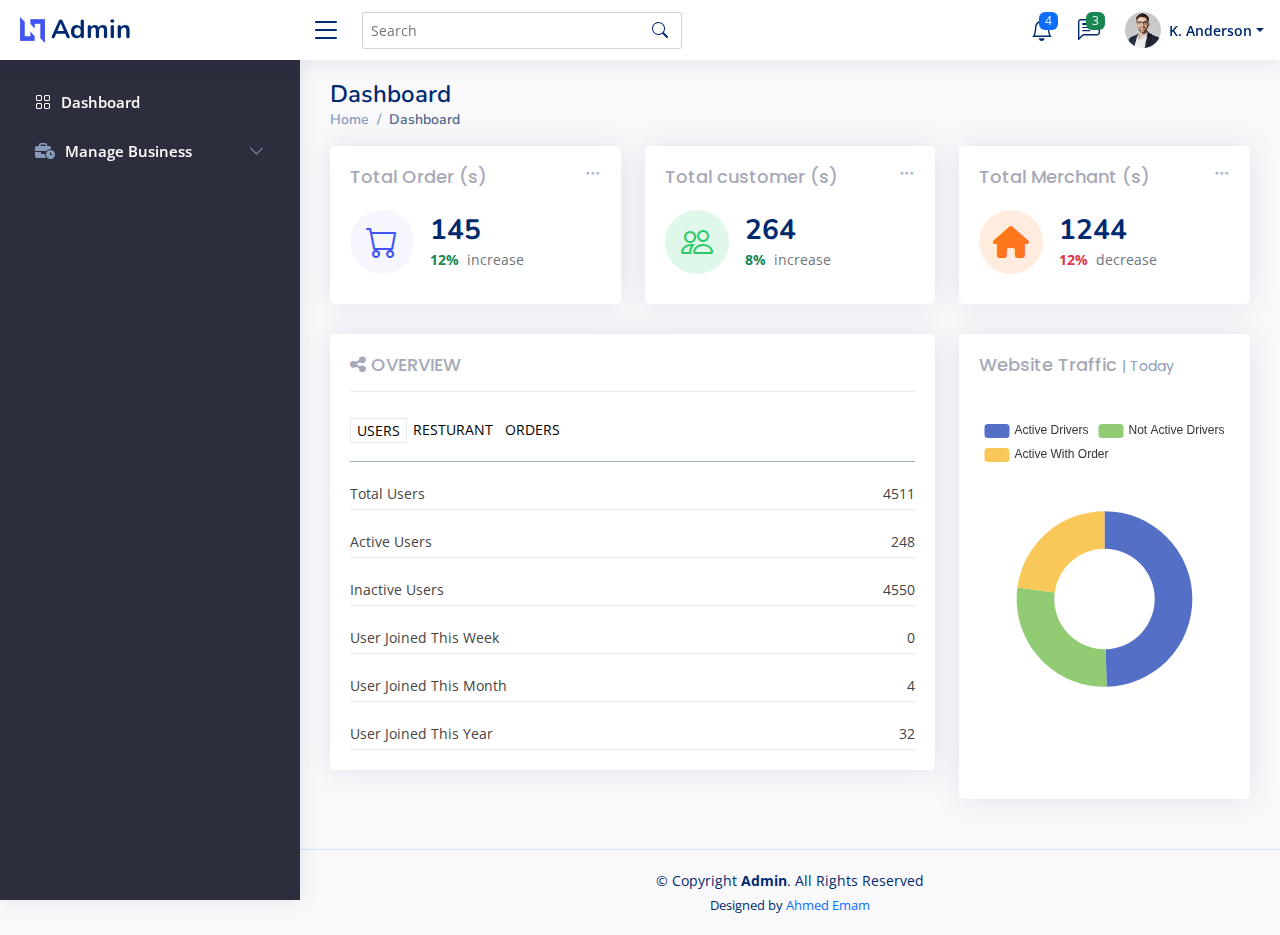
<file: index.html>
<!DOCTYPE html>
<html lang="en">

<head>
  <meta charset="utf-8">
  <meta content="width=device-width, initial-scale=1.0" name="viewport">

  <title>Dashboard | Admin</title>
  <meta content="" name="description">
  <meta content="" name="keywords">

  <link rel="stylesheet" href="https://cdnjs.cloudflare.com/ajax/libs/font-awesome/6.4.0/css/all.min.css">

  <!-- Favicons -->
  <link href="assets/img/favicon.png" rel="icon">
  <link href="assets/img/apple-touch-icon.png" rel="apple-touch-icon">

  <!-- Google Fonts -->
  <link href="https://fonts.gstatic.com" rel="preconnect">
  <link
    href="https://fonts.googleapis.com/css?family=Open+Sans:300,300i,400,400i,600,600i,700,700i|Nunito:300,300i,400,400i,600,600i,700,700i|Poppins:300,300i,400,400i,500,500i,600,600i,700,700i"
    rel="stylesheet">

  <!-- Vendor CSS Files -->
  <link href="assets/vendor/bootstrap/css/bootstrap.min.css" rel="stylesheet">
  <link href="assets/vendor/bootstrap-icons/bootstrap-icons.css" rel="stylesheet">
  <link href="assets/vendor/boxicons/css/boxicons.min.css" rel="stylesheet">
  <link href="assets/vendor/quill/quill.snow.css" rel="stylesheet">
  <link href="assets/vendor/quill/quill.bubble.css" rel="stylesheet">
  <link href="assets/vendor/remixicon/remixicon.css" rel="stylesheet">
  <link href="assets/vendor/simple-datatables/style.css" rel="stylesheet">


  <link href="assets/css/style.css" rel="stylesheet">


</head>

<body>

  <!-- ======= Header ======= -->
  <header id="header" class="header fixed-top d-flex align-items-center">

    <div class="d-flex align-items-center justify-content-between">
      <a href="index.html" class="logo d-flex align-items-center">
        <img src="assets/img/logo.png" alt="">
        <span class="d-none d-lg-block">Admin</span>
      </a>
      <i class="bi bi-list toggle-sidebar-btn"></i>
    </div><!-- End Logo -->

    <div class="search-bar">
      <form class="search-form d-flex align-items-center" method="POST" action="#">
        <input type="text" name="query" placeholder="Search" title="Enter search keyword">
        <button type="submit" title="Search"><i class="bi bi-search"></i></button>
      </form>
    </div><!-- End Search Bar -->

    <nav class="header-nav ms-auto">
      <ul class="d-flex align-items-center">

        <li class="nav-item d-block d-lg-none">
          <a class="nav-link nav-icon search-bar-toggle " href="#">
            <i class="bi bi-search"></i>
          </a>
        </li><!-- End Search Icon-->

        <li class="nav-item dropdown">

          <a class="nav-link nav-icon" href="#" data-bs-toggle="dropdown">
            <i class="bi bi-bell"></i>
            <span class="badge bg-primary badge-number">4</span>
          </a><!-- End Notification Icon -->

          <ul class="dropdown-menu dropdown-menu-end dropdown-menu-arrow notifications">
            <li class="dropdown-header">
              You have 4 new notifications
              <a href="#"><span class="badge rounded-pill bg-primary p-2 ms-2">View all</span></a>
            </li>
            <li>
              <hr class="dropdown-divider">
            </li>

            <li class="notification-item">
              <i class="bi bi-exclamation-circle text-warning"></i>
              <div>
                <h4>Lorem Ipsum</h4>
                <p>Quae dolorem earum veritatis oditseno</p>
                <p>30 min. ago</p>
              </div>
            </li>

            <li>
              <hr class="dropdown-divider">
            </li>

            <li class="notification-item">
              <i class="bi bi-x-circle text-danger"></i>
              <div>
                <h4>Atque rerum nesciunt</h4>
                <p>Quae dolorem earum veritatis oditseno</p>
                <p>1 hr. ago</p>
              </div>
            </li>

            <li>
              <hr class="dropdown-divider">
            </li>

            <li class="notification-item">
              <i class="bi bi-check-circle text-success"></i>
              <div>
                <h4>Sit rerum fuga</h4>
                <p>Quae dolorem earum veritatis oditseno</p>
                <p>2 hrs. ago</p>
              </div>
            </li>

            <li>
              <hr class="dropdown-divider">
            </li>

            <li class="notification-item">
              <i class="bi bi-info-circle text-primary"></i>
              <div>
                <h4>Dicta reprehenderit</h4>
                <p>Quae dolorem earum veritatis oditseno</p>
                <p>4 hrs. ago</p>
              </div>
            </li>

            <li>
              <hr class="dropdown-divider">
            </li>
            <li class="dropdown-footer">
              <a href="#">Show all notifications</a>
            </li>

          </ul><!-- End Notification Dropdown Items -->

        </li><!-- End Notification Nav -->

        <li class="nav-item dropdown">

          <a class="nav-link nav-icon" href="#" data-bs-toggle="dropdown">
            <i class="bi bi-chat-left-text"></i>
            <span class="badge bg-success badge-number">3</span>
          </a><!-- End Messages Icon -->

          <ul class="dropdown-menu dropdown-menu-end dropdown-menu-arrow messages">
            <li class="dropdown-header">
              You have 3 new messages
              <a href="#"><span class="badge rounded-pill bg-primary p-2 ms-2">View all</span></a>
            </li>
            <li>
              <hr class="dropdown-divider">
            </li>

            <li class="message-item">
              <a href="#">
                <img src="assets/img/messages-1.jpg" alt="" class="rounded-circle">
                <div>
                  <h4>Maria Hudson</h4>
                  <p>Velit asperiores et ducimus soluta repudiandae labore officia est ut...</p>
                  <p>4 hrs. ago</p>
                </div>
              </a>
            </li>
            <li>
              <hr class="dropdown-divider">
            </li>

            <li class="message-item">
              <a href="#">
                <img src="assets/img/messages-2.jpg" alt="" class="rounded-circle">
                <div>
                  <h4>Anna Nelson</h4>
                  <p>Velit asperiores et ducimus soluta repudiandae labore officia est ut...</p>
                  <p>6 hrs. ago</p>
                </div>
              </a>
            </li>
            <li>
              <hr class="dropdown-divider">
            </li>

            <li class="message-item">
              <a href="#">
                <img src="assets/img/messages-3.jpg" alt="" class="rounded-circle">
                <div>
                  <h4>David Muldon</h4>
                  <p>Velit asperiores et ducimus soluta repudiandae labore officia est ut...</p>
                  <p>8 hrs. ago</p>
                </div>
              </a>
            </li>
            <li>
              <hr class="dropdown-divider">
            </li>

            <li class="dropdown-footer">
              <a href="#">Show all messages</a>
            </li>

          </ul><!-- End Messages Dropdown Items -->

        </li><!-- End Messages Nav -->

        <li class="nav-item dropdown pe-3">

          <a class="nav-link nav-profile d-flex align-items-center pe-0" href="#" data-bs-toggle="dropdown">
            <img src="assets/img/profile-img.jpg" alt="Profile" class="rounded-circle">
            <span class="d-none d-md-block dropdown-toggle ps-2">K. Anderson</span>
          </a><!-- End Profile Iamge Icon -->

          <ul class="dropdown-menu dropdown-menu-end dropdown-menu-arrow profile">
            <li class="dropdown-header">
              <h6>Kevin Anderson</h6>
              <span>Web Designer</span>
            </li>
            <li>
              <hr class="dropdown-divider">
            </li>

            <li>
              <a class="dropdown-item d-flex align-items-center" href="users-profile.html">
                <i class="bi bi-person"></i>
                <span>My Profile</span>
              </a>
            </li>
            <li>
              <hr class="dropdown-divider">
            </li>

            <li>
              <a class="dropdown-item d-flex align-items-center" href="users-profile.html">
                <i class="bi bi-gear"></i>
                <span>Account Settings</span>
              </a>
            </li>
            <li>
              <hr class="dropdown-divider">
            </li>

            <li>
              <a class="dropdown-item d-flex align-items-center" href="pages-faq.html">
                <i class="bi bi-question-circle"></i>
                <span>Need Help?</span>
              </a>
            </li>
            <li>
              <hr class="dropdown-divider">
            </li>

            <li>
              <a class="dropdown-item d-flex align-items-center" href="#">
                <i class="bi bi-box-arrow-right"></i>
                <span>Sign Out</span>
              </a>
            </li>

          </ul><!-- End Profile Dropdown Items -->
        </li><!-- End Profile Nav -->

      </ul>
    </nav><!-- End Icons Navigation -->

  </header><!-- End Header -->

  <!-- ======= Sidebar ======= -->
  <aside id="sidebar" class="sidebar">

    <ul class="sidebar-nav" id="sidebar-nav">

      <li class="nav-item">
        <a class="nav-link " href="index.html">
          <i class="bi bi-grid"></i>
          <span>Dashboard</span>
        </a>
      </li><!-- End Dashboard Nav -->

      <li class="nav-item">
        <a class="nav-link collapsed" data-bs-target="#icons-nav" data-bs-toggle="collapse" href="#">
          <i class="fa-solid fa-business-time"></i><span>Manage Business</span><i
            class="bi bi-chevron-down ms-auto"></i>
        </a>
        <ul id="icons-nav" class="nav-content collapse " data-bs-parent="#sidebar-nav">
          <li>
            <a href="addBusiness.html">
              <span>Add New Business</span>
            </a>
          </li>
          <li>
            <a href="manageBusiness.html">
              <span>Manage Business</span>
            </a>
          </li>
          <li>
            <a href="businessOrder.html">
              <span>Busines Orders</span>
            </a>
          </li>
          <li>
            <a href="businessReport.html">
              <span>Business Report</span>
            </a>
          </li>
          <li>
            <a href="businessReview.html">
              <span>Business Review</span>
            </a>
          </li>
        </ul>
      </li> <!-- End Icons Nav -->

    

    </ul>

  </aside><!-- End Sidebar-->

  <main id="main" class="main">

    <div class="pagetitle">
      <h1>Dashboard</h1>
      <nav>
        <ol class="breadcrumb">
          <li class="breadcrumb-item"><a href="index.html">Home</a></li>
          <li class="breadcrumb-item active">Dashboard</li>
        </ol>
      </nav>
    </div><!-- End Page Title -->

    <section class="section dashboard">
      <div class="row">

        <!-- Left side columns -->
        <div class="col-lg-12">
          <div class="row">

            <!-- Sales Card -->
            <div class="col-xxl-4 col-md-4">
              <div class="card info-card sales-card">
                <div class="filter">
                  <a class="icon" href="#" data-bs-toggle="dropdown"><i class="bi bi-three-dots"></i></a>
                  <ul class="dropdown-menu dropdown-menu-end dropdown-menu-arrow">
                    <li class="dropdown-header text-start">
                      <a href="">More Info</a>
                    </li>


                  </ul>
                </div>

                <div class="card-body">
                  <h5 class="card-title">Total Order (s)</h5>

                  <div class="d-flex align-items-center">
                    <div class="card-icon rounded-circle d-flex align-items-center justify-content-center">
                      <i class="bi bi-cart"></i>
                    </div>
                    <div class="ps-3">
                      <h6>145</h6>
                      <span class="text-success small pt-1 fw-bold">12%</span> <span
                        class="text-muted small pt-2 ps-1">increase</span>

                    </div>
                  </div>
                </div>

              </div>
            </div><!-- End Sales Card -->

            <!-- Revenue Card -->
            <div class="col-xxl-4 col-md-4">
              <div class="card info-card revenue-card">

                <div class="filter">
                  <a class="icon" href="#" data-bs-toggle="dropdown"><i class="bi bi-three-dots"></i></a>
                  <ul class="dropdown-menu dropdown-menu-end dropdown-menu-arrow">
                    <li class="dropdown-header text-start">
                      <a href="">More Info</a>
                    </li>


                  </ul>
                </div>

                <div class="card-body">
                  <h5 class="card-title">Total customer (s) </h5>

                  <div class="d-flex align-items-center">
                    <div class="card-icon rounded-circle d-flex align-items-center justify-content-center">
                      <i class="bi bi-people"></i>
                    </div>
                    <div class="ps-3">
                      <h6>264</h6>
                      <span class="text-success small pt-1 fw-bold">8%</span> <span
                        class="text-muted small pt-2 ps-1">increase</span>

                    </div>
                  </div>
                </div>

              </div>
            </div><!-- End Revenue Card -->

            <!-- Customers Card -->
            <div class="col-xxl-4 col-xl-4 col-md-4">

              <div class="card info-card customers-card">


                <div class="filter">
                  <a class="icon" href="#" data-bs-toggle="dropdown"><i class="bi bi-three-dots"></i></a>
                  <ul class="dropdown-menu dropdown-menu-end dropdown-menu-arrow">
                    <li class="dropdown-header text-start">
                      <a href="">More Info</a>
                    </li>


                  </ul>
                </div>

                <div class="card-body">
                  <h5 class="card-title">Total Merchant (s) </h5>

                  <div class="d-flex align-items-center">
                    <div class="card-icon rounded-circle d-flex align-items-center justify-content-center">
                      <i class="fa-solid fa-house"></i>
                    </div>
                    <div class="ps-3">
                      <h6>1244</h6>
                      <span class="text-danger small pt-1 fw-bold">12%</span> <span
                        class="text-muted small pt-2 ps-1">decrease</span>

                    </div>
                  </div>

                </div>
              </div>

            </div><!-- End Customers Card -->




            <div class="row m-0 p-0">
              <!-- Recent Sales -->
              <div class="col-lg-8 col-md-6">
                <div class="card recent-sales overflow-auto">

                  <div class="card-body">
                    <h5 class="card-title Border"> <i class="fa-sharp fa-solid fa-share-nodes"></i> OVERVIEW </h5>
                    <div class="action-parent">

                      <div class="btn-action my-2">
                        <button class="Btn active-actions" onclick="Btn1()" id="btn_1">users</button>
                      </div>
                      <div class="btn-action my-2">
                        <button class="Btn" onclick="Btn2()" id="btn_2">Resturant</button>
                      </div>
                      <div class="btn-action  my-2">
                        <button class="Btn" onclick="Btn3()" id="btn_3">Orders</button>
                      </div>
                    </div>



                    <!-- User info -->
                    <div class="order-table  mt-3">
                      <div class="container">
                        <div class="row">
                          <div class="col-lg-12 col-md-12 col-sm-6 Border">
                            <span>Total Users</span>
                            <span class="float-end">4511</span>
                          </div>
                          <div class="col-lg-12 col-md-12 col-sm-6 mt-3 Border">
                            <span>Active Users</span>
                            <span class="float-end">248</span>
                          </div>
                          <div class="col-lg-12 col-md-12 col-sm-6 mt-3 Border">
                            <span>Inactive Users</span>
                            <span class="float-end">4550</span>
                          </div>
                          <div class="col-lg-12 col-md-12 col-sm-6 mt-3 Border">
                            <span>User Joined This Week</span>
                            <span class="float-end">0</span>
                          </div>
                          <div class="col-lg-12 col-md-12 col-sm-6 mt-3 Border">
                            <span>User Joined This Month</span>
                            <span class="float-end">4</span>
                          </div>
                          <div class="col-lg-12 col-md-12 col-sm-6 mt-3 Border">
                            <span>User Joined This Year</span>
                            <span class="float-end">32</span>
                          </div>



                        </div>
                      </div>
                    </div>
                    <!-- End info -->

                    <!-- Resturant -->
                    <div class="order-table  display-none ">
                      <div class="container">
                        <div class="row">
                          <div class="col-lg-12 col-md-12 col-sm-6 Border">
                            <span>Total Restaurants</span>
                            <span class="float-end">17</span>
                          </div>
                          <div class="col-lg-12 col-md-12 col-sm-6 mt-3 Border">
                            <span>Active Restaurants</span>
                            <span class="float-end">11</span>
                          </div>
                          <div class="col-lg-12 col-md-12 col-sm-6 mt-3 Border">
                            <span>Inactive Restaurants</span>
                            <span class="float-end">6</span>
                          </div>
                          <div class="col-lg-12 col-md-12 col-sm-6 mt-3 Border">
                            <span>Pending Activation Restaurants</span>
                            <span class="float-end">0</span>
                          </div>
                          <div class="col-lg-12 col-md-12 col-sm-6 mt-3 Border">
                            <span>Restaurants Joined This Week</span>
                            <span class="float-end">4</span>
                          </div>
                          <div class="col-lg-12 col-md-12 col-sm-6 mt-3 Border">
                            <span>Restaurants Joined This Month</span>
                            <span class="float-end">0</span>
                          </div>
                          <div class="col-lg-12 col-md-12 col-sm-6 mt-3 Border">
                            <span>Restaurants Joined This Year</span>
                            <span class="float-end">0</span>
                          </div>



                        </div>
                      </div>
                    </div>
                    <!-- End Resturant -->


                    <!-- Table with stripped rows -->
                    <div class="order-table display-none" id="order">
                      <table class="table datatable ">
                        <thead>
                          <tr>
                            <th scope="col">#</th>
                            <th scope="col">Name</th>
                            <th scope="col" colspan="">ِAddress</th>
                            <th scope="col">Order</th>
                            <th scope="col">Price</th>
                            <th scope="col">Date</th>
                          </tr>
                        </thead>
                        <tbody>
                          <tr>
                            <th scope="row">1</th>
                            <td>Brandon Jacob</td>
                            <td class="text-center">
                              3881 Valley Centre Dr, San Diego, CA 92130,

                            </td>
                            <td>28</td>
                            <td>$24,255</td>
                            <td>2016-05-25</td>
                          </tr>
                          <tr>
                            <th scope="row">2</th>
                            <td>Brandon Jacob</td>
                            <td class="text-center">
                              cairo , sohag<br>

                            </td>
                            <td>114</td>
                            <td>$1000</td>
                            <td>2010-05-10</td>
                          </tr>
                          <tr>
                            <th scope="row">3</th>
                            <td>Ashleigh Langosh</td>
                            <td>England , Man city</td>
                            <td>225</td>
                            <td>$255</td>
                            <td>2011-08-12</td>
                          </tr>
                          <tr>
                            <th scope="row">4</th>
                            <td>Angus Grady</td>
                            <td>3881 Valley Centre Dr</td>
                            <td>107</td>
                            <td>$24,255</td>
                            <td>2012-06-11</td>
                          </tr>
                          <tr>
                            <th scope="row">5</th>
                            <td>Raheem Lehner</td>
                            <td>Dynamic Division Officer</td>
                            <td>47</td>
                            <td>$11,220</td>
                            <td>2011-04-19</td>
                          </tr>
                          <tr>
                            <th scope="row">6</th>
                            <td>Mohamed</td>
                            <td>Cairo , Giza</td>
                            <td>47</td>
                            <td>$11,220</td>
                            <td>2011-04-19</td>
                          </tr>
                          <tr>
                            <th scope="row">7</th>
                            <td>Raheem Lehner</td>
                            <td>Dynamic Division Officer</td>
                            <td>47</td>
                            <td>$11,220</td>
                            <td>2011-04-19</td>
                          </tr>


                        </tbody>
                      </table>
                    </div>
                    <!-- End Table with stripped rows -->

                  </div>

                </div>
              </div><!-- End Recent Sales -->


              <!-- Right side columns -->
              <div class="col-lg-4 col-md-6">


                <!-- Website Traffic -->
                <div class="card">

                  <div class="card-body pb-0">
                    <h5 class="card-title">Website Traffic <span>| Today</span></h5>

                    <div id="trafficChart" style="min-height: 400px;" class="echart"></div>

                    <script>
                      document.addEventListener("DOMContentLoaded", () => {
                        echarts.init(document.querySelector("#trafficChart")).setOption({
                          tooltip: {
                            trigger: 'item'
                          },
                          legend: {
                            top: '5%',
                            left: 'center'
                          },
                          series: [{
                            name: 'Access From',
                            type: 'pie',
                            radius: ['40%', '70%'],
                            avoidLabelOverlap: false,
                            label: {
                              show: false,
                              position: 'center'
                            },
                            emphasis: {
                              label: {
                                show: true,
                                fontSize: '18',
                                fontWeight: 'bold'
                              }
                            },
                            labelLine: {
                              show: false
                            },
                            data: [{
                              value: 1048,
                              name: 'Active Drivers'
                            },

                            {
                              value: 580,
                              name: 'Not Active Drivers'
                            },
                            {
                              value: 484,
                              name: 'Active With Order'
                            }

                            ]
                          }]
                        });
                      });
                    </script>

                  </div>
                </div><!-- End Website Traffic -->


              </div><!-- End Right side columns -->
            </div>

          </div>
        </div><!-- End Left side columns -->



      </div>
    </section>

  </main><!-- End #main -->

  <!-- ======= Footer ======= -->
  <footer id="footer" class="footer">
    <div class="copyright">
      &copy; Copyright <strong><span>Admin</span></strong>. All Rights Reserved
    </div>
    <div class="credits">
      Designed by <a href="#">Ahmed Emam</a>
    </div>
  </footer><!-- End Footer -->

  <a href="#" class="back-to-top d-flex align-items-center justify-content-center"><i
      class="bi bi-arrow-up-short"></i></a>

  <!-- Vendor JS Files -->
  <script src="assets/vendor/apexcharts/apexcharts.min.js"></script>
  <script src="assets/vendor/bootstrap/js/bootstrap.bundle.min.js"></script>
  <script src="assets/vendor/chart.js/chart.umd.js"></script>
  <script src="assets/vendor/echarts/echarts.min.js"></script>
  <script src="assets/vendor/quill/quill.min.js"></script>
  <script src="assets/vendor/simple-datatables/simple-datatables.js"></script>
  <script src="assets/vendor/tinymce/tinymce.min.js"></script>
  <script src="assets/vendor/php-email-form/validate.js"></script>

  <!-- Template Main JS File -->
  <script src="assets/js/main.js"></script>

</body>

</html>
</file>
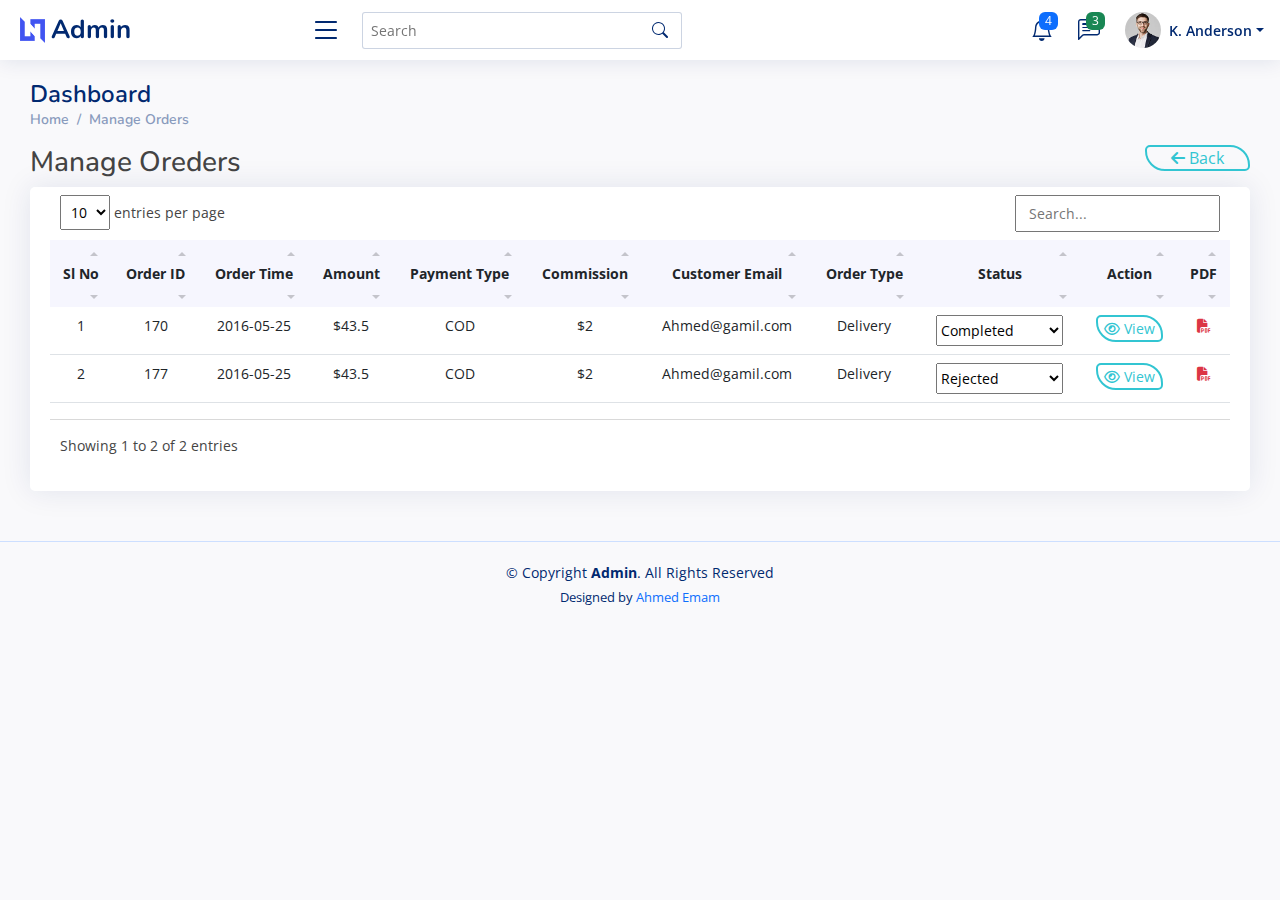
<file: businessOrder.html>
<!DOCTYPE html>
<html lang="en">

<head>
  <meta charset="utf-8">
  <meta content="width=device-width, initial-scale=1.0" name="viewport">

  <title>Dashboard | Admin</title>
  <meta content="" name="description">
  <meta content="" name="keywords">

  <link rel="stylesheet" href="https://cdnjs.cloudflare.com/ajax/libs/font-awesome/6.4.0/css/all.min.css">

  <!-- Favicons -->
  <link href="assets/img/favicon.png" rel="icon">
  <link href="assets/img/apple-touch-icon.png" rel="apple-touch-icon">

  <!-- Google Fonts -->
  <link href="https://fonts.gstatic.com" rel="preconnect">
  <link
    href="https://fonts.googleapis.com/css?family=Open+Sans:300,300i,400,400i,600,600i,700,700i|Nunito:300,300i,400,400i,600,600i,700,700i|Poppins:300,300i,400,400i,500,500i,600,600i,700,700i"
    rel="stylesheet">

  <!-- Vendor CSS Files -->
  <link href="assets/vendor/bootstrap/css/bootstrap.min.css" rel="stylesheet">
  <link href="assets/vendor/bootstrap-icons/bootstrap-icons.css" rel="stylesheet">
  <link href="assets/vendor/boxicons/css/boxicons.min.css" rel="stylesheet">
  <link href="assets/vendor/quill/quill.snow.css" rel="stylesheet">
  <link href="assets/vendor/quill/quill.bubble.css" rel="stylesheet">
  <link href="assets/vendor/remixicon/remixicon.css" rel="stylesheet">
  <link href="assets/vendor/simple-datatables/style.css" rel="stylesheet">


  <link href="assets/css/style.css" rel="stylesheet">


</head>

<body class="toggle-sidebar">

  <!-- ======= Header ======= -->
  <header id="header" class="header fixed-top d-flex align-items-center">

    <div class="d-flex align-items-center justify-content-between">
      <a href="index.html" class="logo d-flex align-items-center">
        <img src="assets/img/logo.png" alt="">
        <span class="d-none d-lg-block">Admin</span>
      </a>
      <i class="bi bi-list toggle-sidebar-btn"></i>
    </div><!-- End Logo -->

    <div class="search-bar">
      <form class="search-form d-flex align-items-center" method="POST" action="#">
        <input type="text" class="" name="query" placeholder="Search" title="Enter search keyword">
        <button type="submit" title="Search"><i class="bi bi-search"></i></button>
      </form>
    </div><!-- End Search Bar -->

    <nav class="header-nav ms-auto">
      <ul class="d-flex align-items-center">

        <li class="nav-item d-block d-lg-none">
          <a class="nav-link nav-icon search-bar-toggle " href="#">
            <i class="bi bi-search"></i>
          </a>
        </li><!-- End Search Icon-->

        <li class="nav-item dropdown">

          <a class="nav-link nav-icon" href="#" data-bs-toggle="dropdown">
            <i class="bi bi-bell"></i>
            <span class="badge bg-primary badge-number">4</span>
          </a><!-- End Notification Icon -->

          <ul class="dropdown-menu dropdown-menu-end dropdown-menu-arrow notifications">
            <li class="dropdown-header">
              You have 4 new notifications
              <a href="#"><span class="badge rounded-pill bg-primary p-2 ms-2">View all</span></a>
            </li>
            <li>
              <hr class="dropdown-divider">
            </li>

            <li class="notification-item">
              <i class="bi bi-exclamation-circle text-warning"></i>
              <div>
                <h4>Lorem Ipsum</h4>
                <p>Quae dolorem earum veritatis oditseno</p>
                <p>30 min. ago</p>
              </div>
            </li>

            <li>
              <hr class="dropdown-divider">
            </li>

            <li class="notification-item">
              <i class="bi bi-x-circle text-danger"></i>
              <div>
                <h4>Atque rerum nesciunt</h4>
                <p>Quae dolorem earum veritatis oditseno</p>
                <p>1 hr. ago</p>
              </div>
            </li>

            <li>
              <hr class="dropdown-divider">
            </li>

            <li class="notification-item">
              <i class="bi bi-check-circle text-success"></i>
              <div>
                <h4>Sit rerum fuga</h4>
                <p>Quae dolorem earum veritatis oditseno</p>
                <p>2 hrs. ago</p>
              </div>
            </li>

            <li>
              <hr class="dropdown-divider">
            </li>

            <li class="notification-item">
              <i class="bi bi-info-circle text-primary"></i>
              <div>
                <h4>Dicta reprehenderit</h4>
                <p>Quae dolorem earum veritatis oditseno</p>
                <p>4 hrs. ago</p>
              </div>
            </li>

            <li>
              <hr class="dropdown-divider">
            </li>
            <li class="dropdown-footer">
              <a href="#">Show all notifications</a>
            </li>

          </ul><!-- End Notification Dropdown Items -->

        </li><!-- End Notification Nav -->

        <li class="nav-item dropdown">

          <a class="nav-link nav-icon" href="#" data-bs-toggle="dropdown">
            <i class="bi bi-chat-left-text"></i>
            <span class="badge bg-success badge-number">3</span>
          </a><!-- End Messages Icon -->

          <ul class="dropdown-menu dropdown-menu-end dropdown-menu-arrow messages">
            <li class="dropdown-header">
              You have 3 new messages
              <a href="#"><span class="badge rounded-pill bg-primary p-2 ms-2">View all</span></a>
            </li>
            <li>
              <hr class="dropdown-divider">
            </li>

            <li class="message-item">
              <a href="#">
                <img src="assets/img/messages-1.jpg" alt="" class="rounded-circle">
                <div>
                  <h4>Maria Hudson</h4>
                  <p>Velit asperiores et ducimus soluta repudiandae labore officia est ut...</p>
                  <p>4 hrs. ago</p>
                </div>
              </a>
            </li>
            <li>
              <hr class="dropdown-divider">
            </li>

            <li class="message-item">
              <a href="#">
                <img src="assets/img/messages-2.jpg" alt="" class="rounded-circle">
                <div>
                  <h4>Anna Nelson</h4>
                  <p>Velit asperiores et ducimus soluta repudiandae labore officia est ut...</p>
                  <p>6 hrs. ago</p>
                </div>
              </a>
            </li>
            <li>
              <hr class="dropdown-divider">
            </li>

            <li class="message-item">
              <a href="#">
                <img src="assets/img/messages-3.jpg" alt="" class="rounded-circle">
                <div>
                  <h4>David Muldon</h4>
                  <p>Velit asperiores et ducimus soluta repudiandae labore officia est ut...</p>
                  <p>8 hrs. ago</p>
                </div>
              </a>
            </li>
            <li>
              <hr class="dropdown-divider">
            </li>

            <li class="dropdown-footer">
              <a href="#">Show all messages</a>
            </li>

          </ul><!-- End Messages Dropdown Items -->

        </li><!-- End Messages Nav -->

        <li class="nav-item dropdown pe-3">

          <a class="nav-link nav-profile d-flex align-items-center pe-0" href="#" data-bs-toggle="dropdown">
            <img src="assets/img/profile-img.jpg" alt="Profile" class="rounded-circle">
            <span class="d-none d-md-block dropdown-toggle ps-2">K. Anderson</span>
          </a><!-- End Profile Iamge Icon -->

          <ul class="dropdown-menu dropdown-menu-end dropdown-menu-arrow profile">
            <li class="dropdown-header">
              <h6>Kevin Anderson</h6>
              <span>Web Designer</span>
            </li>
            <li>
              <hr class="dropdown-divider">
            </li>

            <li>
              <a class="dropdown-item d-flex align-items-center" href="users-profile.html">
                <i class="bi bi-person"></i>
                <span>My Profile</span>
              </a>
            </li>
            <li>
              <hr class="dropdown-divider">
            </li>

            <li>
              <a class="dropdown-item d-flex align-items-center" href="users-profile.html">
                <i class="bi bi-gear"></i>
                <span>Account Settings</span>
              </a>
            </li>
            <li>
              <hr class="dropdown-divider">
            </li>

            <li>
              <a class="dropdown-item d-flex align-items-center" href="pages-faq.html">
                <i class="bi bi-question-circle"></i>
                <span>Need Help?</span>
              </a>
            </li>
            <li>
              <hr class="dropdown-divider">
            </li>

            <li>
              <a class="dropdown-item d-flex align-items-center" href="#">
                <i class="bi bi-box-arrow-right"></i>
                <span>Sign Out</span>
              </a>
            </li>

          </ul><!-- End Profile Dropdown Items -->
        </li><!-- End Profile Nav -->

      </ul>
    </nav><!-- End Icons Navigation -->

  </header><!-- End Header -->


  <main id="main" class="main">

    <div class="pagetitle">
      <h1>Dashboard</h1>
      <nav>
        <ol class="breadcrumb">
          <li class="breadcrumb-item"><a href="index.html">Home</a></li>
          <li class="breadcrumb-item active">
            <a href="manageBusiness.html"> Manage Orders</a>
          </li>
        </ol>
      </nav>
    </div><!-- End Page Title -->

    <section class="section dashboard ">
      <div class="row">

        <div class="col-lg-12">
          <div class="info-parent d-flex justify-content-between">
            <div class="info">
              <h3>Manage Oreders</h3>
            </div>
            <div class="info">
              <a href="index.html" class="btn-view px-4 ">
                <i class="fa-solid fa-arrow-left"></i>
                Back
                <div class="overlay"></div>
              </a>
              
            </div>
          </div>
        </div>
        <!-- Left side columns -->
        <div class="col-lg-12">
          <div class="row">

            <div class="col-12">
              <div class="card">
                <div class="card-body recent-sales overflow-auto">

                  <!-- Table with stripped rows -->
                  <div class="order-table" id="order">
                    <table class="table datatable">
                      <thead class="">
                        <tr>
                          <th scope="col">Sl No</th>
                          <th scope="col">Order ID</th>
                          <th scope="col">Order Time</th>
                          <th scope="col">Amount </th>
                          <th scope="col">Payment Type</th>
                          <th scope="col">Commission</th>
                          <th scope="col">Customer Email</th>
                          <th scope="col">Order Type</th>
                          <th scope="col">Status</th>
                          <th scope="col">Action</th>
                          <th scope="col">PDF</th>
                       
                        </tr>
                      </thead>
                      <tbody>
                        <tr>
                          <th scope="row">1</th>
                          <td>170</td>
                          <td>2016-05-25</td>
                          <td> $43.5</td>
                          <td> COD</td>
                          <td>$2</td>
                          <td>Ahmed@gamil.com</td>
                          <td>Delivery</td>
                          <td>
                            <select name="" id="" class="select py-1">
                              <option value="" selected>Completed</option>
                              <option value="">Rejected</option>
                              <option value="">In pereparation</option>
                              <option value="">Pending</option>
                              <option value="">Missing</option>
                            </select>
                          </td>
                          <td colspan="3">
                            <button class="btn-view">
                              <i class="fa-regular fa-eye "></i>
                              <span class="dis-none">View</span>
                              <div class="overlay"></div>
                            </button>

                          </td>
                          <td>
                            <i class="fa-solid fa-file-pdf text-danger"></i>
                          </td>
                          
                        </tr>

                        <tr>
                          <th scope="row">2</th>
                          <td>177</td>
                          <td>2016-05-25</td>
                          <td> $43.5</td>
                          <td> COD</td>
                          <td>$2</td>
                          <td>Ahmed@gamil.com</td>
                          <td>Delivery</td>
                          <td>
                            <select name="" id="" class="select py-1">
                              <option value="">Completed</option>
                              <option value="" selected>Rejected</option>
                              <option value="">In pereparation</option>
                              <option value="">Pending</option>
                              <option value="">Missing</option>
                            </select>
                          </td>
                          <td colspan="3">
                            <button class="btn-view">
                              <i class="fa-regular fa-eye "></i>
                              <span class="dis-none">View</span>
                              <div class="overlay"></div>
                            </button>

                          </td>
                          <td>
                            <i class="fa-solid fa-file-pdf text-danger"></i>
                          </td>
                          
                        </tr>



                      </tbody>
                    </table>
                  </div>
                  <!-- End Table with stripped rows -->
                </div>
              </div>
            </div>



          </div>
        </div><!-- End Left side columns -->



      </div>
    </section>

  </main><!-- End #main -->

  <!-- ======= Footer ======= -->
  <footer id="footer" class="footer">
    <div class="copyright">
      &copy; Copyright <strong><span>Admin</span></strong>. All Rights Reserved
    </div>
    <div class="credits">
      Designed by <a href="#">Ahmed Emam</a>
    </div>
  </footer><!-- End Footer -->

  <a href="#" class="back-to-top d-flex align-items-center justify-content-center"><i
      class="bi bi-arrow-up-short"></i></a>

  <!-- Vendor JS Files -->
  <script src="assets/vendor/apexcharts/apexcharts.min.js"></script>
  <script src="assets/vendor/bootstrap/js/bootstrap.bundle.min.js"></script>
  <script src="assets/vendor/chart.js/chart.umd.js"></script>
  <script src="assets/vendor/echarts/echarts.min.js"></script>
  <script src="assets/vendor/quill/quill.min.js"></script>
  <script src="assets/vendor/simple-datatables/simple-datatables.js"></script>
  <script src="assets/vendor/tinymce/tinymce.min.js"></script>
  <script src="assets/vendor/php-email-form/validate.js"></script>

  <!-- Template Main JS File -->
  <script src="assets/js/main.js"></script>

</body>

</html>
</file>
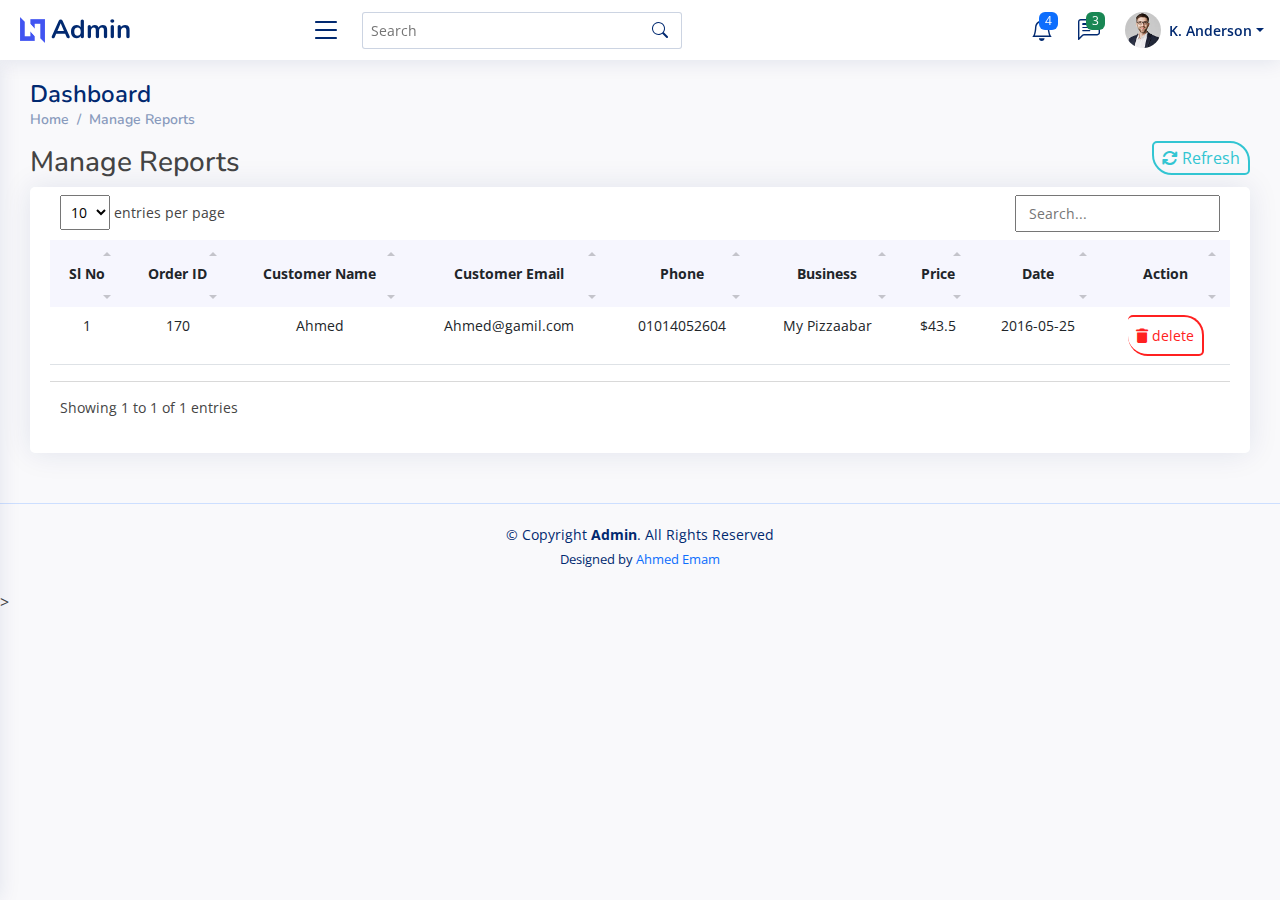
<file: businessReport.html>
<!DOCTYPE html>
<html lang="en">

<head>
  <meta charset="utf-8">
  <meta content="width=device-width, initial-scale=1.0" name="viewport">

  <title>Dashboard | Admin</title>
  <meta content="" name="description">
  <meta content="" name="keywords">

  <link rel="stylesheet" href="https://cdnjs.cloudflare.com/ajax/libs/font-awesome/6.4.0/css/all.min.css">

  <!-- Favicons -->
  <link href="assets/img/favicon.png" rel="icon">
  <link href="assets/img/apple-touch-icon.png" rel="apple-touch-icon">

  <!-- Google Fonts -->
  <link href="https://fonts.gstatic.com" rel="preconnect">
  <link
    href="https://fonts.googleapis.com/css?family=Open+Sans:300,300i,400,400i,600,600i,700,700i|Nunito:300,300i,400,400i,600,600i,700,700i|Poppins:300,300i,400,400i,500,500i,600,600i,700,700i"
    rel="stylesheet">

  <!-- Vendor CSS Files -->
  <link href="assets/vendor/bootstrap/css/bootstrap.min.css" rel="stylesheet">
  <link href="assets/vendor/bootstrap-icons/bootstrap-icons.css" rel="stylesheet">
  <link href="assets/vendor/boxicons/css/boxicons.min.css" rel="stylesheet">
  <link href="assets/vendor/quill/quill.snow.css" rel="stylesheet">
  <link href="assets/vendor/quill/quill.bubble.css" rel="stylesheet">
  <link href="assets/vendor/remixicon/remixicon.css" rel="stylesheet">
  <link href="assets/vendor/simple-datatables/style.css" rel="stylesheet">


  <link href="assets/css/style.css" rel="stylesheet">


</head>

<body class="toggle-sidebar">

  <!-- ======= Header ======= -->
  <header id="header" class="header fixed-top d-flex align-items-center">

    <div class="d-flex align-items-center justify-content-between">
      <a href="index.html" class="logo d-flex align-items-center">
        <img src="assets/img/logo.png" alt="">
        <span class="d-none d-lg-block">Admin</span>
      </a>
      <i class="bi bi-list toggle-sidebar-btn"></i>
    </div><!-- End Logo -->

    <div class="search-bar">
      <form class="search-form d-flex align-items-center" method="POST" action="#">
        <input type="text" class="" name="query" placeholder="Search" title="Enter search keyword">
        <button type="submit" title="Search"><i class="bi bi-search"></i></button>
      </form>
    </div><!-- End Search Bar -->

    <nav class="header-nav ms-auto">
      <ul class="d-flex align-items-center">

        <li class="nav-item d-block d-lg-none">
          <a class="nav-link nav-icon search-bar-toggle " href="#">
            <i class="bi bi-search"></i>
          </a>
        </li><!-- End Search Icon-->

        <li class="nav-item dropdown">

          <a class="nav-link nav-icon" href="#" data-bs-toggle="dropdown">
            <i class="bi bi-bell"></i>
            <span class="badge bg-primary badge-number">4</span>
          </a><!-- End Notification Icon -->

          <ul class="dropdown-menu dropdown-menu-end dropdown-menu-arrow notifications">
            <li class="dropdown-header">
              You have 4 new notifications
              <a href="#"><span class="badge rounded-pill bg-primary p-2 ms-2">View all</span></a>
            </li>
            <li>
              <hr class="dropdown-divider">
            </li>

            <li class="notification-item">
              <i class="bi bi-exclamation-circle text-warning"></i>
              <div>
                <h4>Lorem Ipsum</h4>
                <p>Quae dolorem earum veritatis oditseno</p>
                <p>30 min. ago</p>
              </div>
            </li>

            <li>
              <hr class="dropdown-divider">
            </li>

            <li class="notification-item">
              <i class="bi bi-x-circle text-danger"></i>
              <div>
                <h4>Atque rerum nesciunt</h4>
                <p>Quae dolorem earum veritatis oditseno</p>
                <p>1 hr. ago</p>
              </div>
            </li>

            <li>
              <hr class="dropdown-divider">
            </li>

            <li class="notification-item">
              <i class="bi bi-check-circle text-success"></i>
              <div>
                <h4>Sit rerum fuga</h4>
                <p>Quae dolorem earum veritatis oditseno</p>
                <p>2 hrs. ago</p>
              </div>
            </li>

            <li>
              <hr class="dropdown-divider">
            </li>

            <li class="notification-item">
              <i class="bi bi-info-circle text-primary"></i>
              <div>
                <h4>Dicta reprehenderit</h4>
                <p>Quae dolorem earum veritatis oditseno</p>
                <p>4 hrs. ago</p>
              </div>
            </li>

            <li>
              <hr class="dropdown-divider">
            </li>
            <li class="dropdown-footer">
              <a href="#">Show all notifications</a>
            </li>

          </ul><!-- End Notification Dropdown Items -->

        </li><!-- End Notification Nav -->

        <li class="nav-item dropdown">

          <a class="nav-link nav-icon" href="#" data-bs-toggle="dropdown">
            <i class="bi bi-chat-left-text"></i>
            <span class="badge bg-success badge-number">3</span>
          </a><!-- End Messages Icon -->

          <ul class="dropdown-menu dropdown-menu-end dropdown-menu-arrow messages">
            <li class="dropdown-header">
              You have 3 new messages
              <a href="#"><span class="badge rounded-pill bg-primary p-2 ms-2">View all</span></a>
            </li>
            <li>
              <hr class="dropdown-divider">
            </li>

            <li class="message-item">
              <a href="#">
                <img src="assets/img/messages-1.jpg" alt="" class="rounded-circle">
                <div>
                  <h4>Maria Hudson</h4>
                  <p>Velit asperiores et ducimus soluta repudiandae labore officia est ut...</p>
                  <p>4 hrs. ago</p>
                </div>
              </a>
            </li>
            <li>
              <hr class="dropdown-divider">
            </li>

            <li class="message-item">
              <a href="#">
                <img src="assets/img/messages-2.jpg" alt="" class="rounded-circle">
                <div>
                  <h4>Anna Nelson</h4>
                  <p>Velit asperiores et ducimus soluta repudiandae labore officia est ut...</p>
                  <p>6 hrs. ago</p>
                </div>
              </a>
            </li>
            <li>
              <hr class="dropdown-divider">
            </li>

            <li class="message-item">
              <a href="#">
                <img src="assets/img/messages-3.jpg" alt="" class="rounded-circle">
                <div>
                  <h4>David Muldon</h4>
                  <p>Velit asperiores et ducimus soluta repudiandae labore officia est ut...</p>
                  <p>8 hrs. ago</p>
                </div>
              </a>
            </li>
            <li>
              <hr class="dropdown-divider">
            </li>

            <li class="dropdown-footer">
              <a href="#">Show all messages</a>
            </li>

          </ul><!-- End Messages Dropdown Items -->

        </li><!-- End Messages Nav -->

        <li class="nav-item dropdown pe-3">

          <a class="nav-link nav-profile d-flex align-items-center pe-0" href="#" data-bs-toggle="dropdown">
            <img src="assets/img/profile-img.jpg" alt="Profile" class="rounded-circle">
            <span class="d-none d-md-block dropdown-toggle ps-2">K. Anderson</span>
          </a><!-- End Profile Iamge Icon -->

          <ul class="dropdown-menu dropdown-menu-end dropdown-menu-arrow profile">
            <li class="dropdown-header">
              <h6>Kevin Anderson</h6>
              <span>Web Designer</span>
            </li>
            <li>
              <hr class="dropdown-divider">
            </li>

            <li>
              <a class="dropdown-item d-flex align-items-center" href="users-profile.html">
                <i class="bi bi-person"></i>
                <span>My Profile</span>
              </a>
            </li>
            <li>
              <hr class="dropdown-divider">
            </li>

            <li>
              <a class="dropdown-item d-flex align-items-center" href="users-profile.html">
                <i class="bi bi-gear"></i>
                <span>Account Settings</span>
              </a>
            </li>
            <li>
              <hr class="dropdown-divider">
            </li>

            <li>
              <a class="dropdown-item d-flex align-items-center" href="pages-faq.html">
                <i class="bi bi-question-circle"></i>
                <span>Need Help?</span>
              </a>
            </li>
            <li>
              <hr class="dropdown-divider">
            </li>

            <li>
              <a class="dropdown-item d-flex align-items-center" href="#">
                <i class="bi bi-box-arrow-right"></i>
                <span>Sign Out</span>
              </a>
            </li>

          </ul><!-- End Profile Dropdown Items -->
        </li><!-- End Profile Nav -->

      </ul>
    </nav><!-- End Icons Navigation -->

  </header><!-- End Header -->


  
  <!-- ======= Sidebar ======= -->
  <aside id="sidebar" class="sidebar">

    <ul class="sidebar-nav" id="sidebar-nav">

      <li class="nav-item">
        <a class="nav-link " href="index.html">
          <i class="bi bi-grid"></i>
          <span>Dashboard</span>
        </a>
      </li><!-- End Dashboard Nav -->

      <li class="nav-item">
        <a class="nav-link" data-bs-target="#icons-nav" data-bs-toggle="collapse" href="#">
          <i class="fa-solid fa-business-time"></i><span>Manage Business</span><i
            class="bi bi-chevron-down ms-auto"></i>
        </a>
        <ul id="icons-nav" class="nav-content collapse show" data-bs-parent="#sidebar-nav">
          <li>
            <a href="addBusiness.html">
              <span>Add New Business</span>
            </a>
          </li>
          <li>
            <a href="manageBusiness.html">
              <span>Manage Business</span>
            </a>
          </li>
          <li>
            <a href="businessOrder.html">
              <span>Busines Orders</span>
            </a>
          </li>
          <li>
            <a href="businessReport.html">
              <span class="active-link px-4 py-1">Business Report</span>
            </a>
          </li>
          <li>
            <a href="businessReview.html">
              <span>Business Review</span>
            </a>
          </li>
        </ul>
      </li> <!-- End Icons Nav -->

    

    </ul>

  </aside><!-- End Sidebar-->


  <main id="main" class="main">

    <div class="pagetitle">
      <h1>Dashboard</h1>
      <nav>
        <ol class="breadcrumb">
          <li class="breadcrumb-item"><a href="index.html">Home</a></li>
          <li class="breadcrumb-item active">
            <a href="businessReport.html"> Manage Reports</a>
          </li>
        </ol>
      </nav>
    </div><!-- End Page Title -->

    <section class="section dashboard ">
      <div class="row">

        <div class="col-lg-12">
          <div class="info-parent d-flex justify-content-between">
            <div class="info">
              <h3>Manage Reports</h3>
            </div>
            <div class="info">
              <a href="businessReport.html" class="btn-view px-2 py-1">
                <i class="fa-solid fa-arrows-rotate"></i>
               Refresh
                <div class="overlay"></div>
              </a>

            </div>
          </div>
        </div>
        <!-- Left side columns -->
        <div class="col-lg-12">
          <div class="row">

            <div class="col-12">
              <div class="card">
                <div class="card-body recent-sales overflow-auto">

                  <!-- Table with stripped rows -->
                  <div class="order-table" id="order">
                    <table class="table datatable">
                      <thead class="">
                        <tr>
                          <th scope="col">Sl No</th>
                          <th scope="col">Order ID</th>
                          <th scope="col">Customer Name</th>
                          <th scope="col">Customer Email </th>
                          <th scope="col">Phone</th>
                          <th scope="col">Business</th>
                          <th scope="col">Price</th>
                          <th scope="col">Date</th>
                         
                          <th scope="col">Action</th>
                         

                        </tr>
                      </thead>
                      <tbody>
                        <tr>
                          <th scope="row">1</th>
                          <td>170</td>
                          <td>Ahmed</td>
                          <td>Ahmed@gamil.com</td>
                          <td> 01014052604</td>
                          <td>My Pizzaabar</td>
                          <td> $43.5</td>
                          <td>2016-05-25</td>
                     
                          <td colspan="3">
                            <button class="btn-view btn-border2 p-2">
                              <i class="fa-solid fa-trash"></i>
                              <span class="dis-none">delete</span>
                              <div class="overlay" style="background-color: #ff2020;"></div>
                            </button>

                          </td>
                        

                        </tr>

                   



                      </tbody>
                    </table>
                  </div>
                  <!-- End Table with stripped rows -->
                </div>
              </div>
            </div>



          </div>
        </div><!-- End Left side columns -->



      </div>
    </section>

  </main><!-- End #main -->

  <!-- ======= Footer ======= -->
  <footer id="footer" class="footer">
    <div class="copyright">
      &copy; Copyright <strong><span>Admin</span></strong>. All Rights Reserved
    </div>
    <div class="credits">
      Designed by <a href="#">Ahmed Emam</a>
    </div>
  </footer><!-- End Footer -->>

  <a href="#" class="back-to-top d-flex align-items-center justify-content-center"><i
      class="bi bi-arrow-up-short"></i></a>

  <!-- Vendor JS Files -->
  <script src="assets/vendor/apexcharts/apexcharts.min.js"></script>
  <script src="assets/vendor/bootstrap/js/bootstrap.bundle.min.js"></script>
  <script src="assets/vendor/chart.js/chart.umd.js"></script>
  <script src="assets/vendor/echarts/echarts.min.js"></script>
  <script src="assets/vendor/quill/quill.min.js"></script>
  <script src="assets/vendor/simple-datatables/simple-datatables.js"></script>
  <script src="assets/vendor/tinymce/tinymce.min.js"></script>
  <script src="assets/vendor/php-email-form/validate.js"></script>

  <!-- Template Main JS File -->
  <script src="assets/js/main.js"></script>

</body>

</html>
</file>
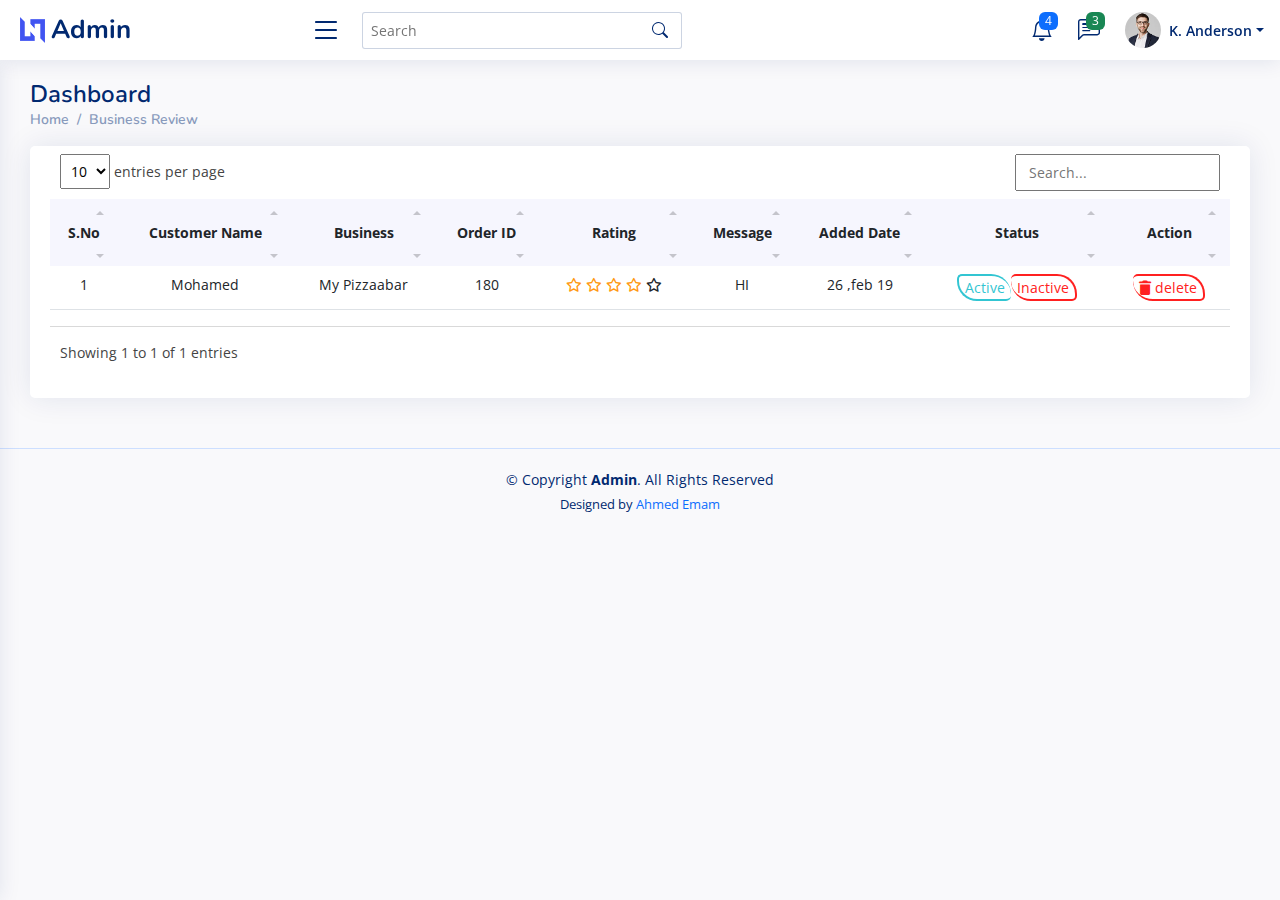
<file: businessReview.html>
<!DOCTYPE html>
<html lang="en">

<head>
  <meta charset="utf-8">
  <meta content="width=device-width, initial-scale=1.0" name="viewport">

  <title>Dashboard | Admin</title>
  <meta content="" name="description">
  <meta content="" name="keywords">

  <link rel="stylesheet" href="https://cdnjs.cloudflare.com/ajax/libs/font-awesome/6.4.0/css/all.min.css">

  <!-- Favicons -->
  <link href="assets/img/favicon.png" rel="icon">
  <link href="assets/img/apple-touch-icon.png" rel="apple-touch-icon">

  <!-- Google Fonts -->
  <link href="https://fonts.gstatic.com" rel="preconnect">
  <link
    href="https://fonts.googleapis.com/css?family=Open+Sans:300,300i,400,400i,600,600i,700,700i|Nunito:300,300i,400,400i,600,600i,700,700i|Poppins:300,300i,400,400i,500,500i,600,600i,700,700i"
    rel="stylesheet">

  <!-- Vendor CSS Files -->
  <link href="assets/vendor/bootstrap/css/bootstrap.min.css" rel="stylesheet">
  <link href="assets/vendor/bootstrap-icons/bootstrap-icons.css" rel="stylesheet">
  <link href="assets/vendor/boxicons/css/boxicons.min.css" rel="stylesheet">
  <link href="assets/vendor/quill/quill.snow.css" rel="stylesheet">
  <link href="assets/vendor/quill/quill.bubble.css" rel="stylesheet">
  <link href="assets/vendor/remixicon/remixicon.css" rel="stylesheet">
  <link href="assets/vendor/simple-datatables/style.css" rel="stylesheet">


  <link href="assets/css/style.css" rel="stylesheet">


</head>

<body class="toggle-sidebar">

  <!-- ======= Header ======= -->
  <header id="header" class="header fixed-top d-flex align-items-center">

    <div class="d-flex align-items-center justify-content-between">
      <a href="index.html" class="logo d-flex align-items-center">
        <img src="assets/img/logo.png" alt="">
        <span class="d-none d-lg-block">Admin</span>
      </a>
      <i class="bi bi-list toggle-sidebar-btn"></i>
    </div><!-- End Logo -->

    <div class="search-bar">
      <form class="search-form d-flex align-items-center" method="POST" action="#">
        <input type="text" class="" name="query" placeholder="Search" title="Enter search keyword">
        <button type="submit" title="Search"><i class="bi bi-search"></i></button>
      </form>
    </div><!-- End Search Bar -->

    <nav class="header-nav ms-auto">
      <ul class="d-flex align-items-center">

        <li class="nav-item d-block d-lg-none">
          <a class="nav-link nav-icon search-bar-toggle " href="#">
            <i class="bi bi-search"></i>
          </a>
        </li><!-- End Search Icon-->

        <li class="nav-item dropdown">

          <a class="nav-link nav-icon" href="#" data-bs-toggle="dropdown">
            <i class="bi bi-bell"></i>
            <span class="badge bg-primary badge-number">4</span>
          </a><!-- End Notification Icon -->

          <ul class="dropdown-menu dropdown-menu-end dropdown-menu-arrow notifications">
            <li class="dropdown-header">
              You have 4 new notifications
              <a href="#"><span class="badge rounded-pill bg-primary p-2 ms-2">View all</span></a>
            </li>
            <li>
              <hr class="dropdown-divider">
            </li>

            <li class="notification-item">
              <i class="bi bi-exclamation-circle text-warning"></i>
              <div>
                <h4>Lorem Ipsum</h4>
                <p>Quae dolorem earum veritatis oditseno</p>
                <p>30 min. ago</p>
              </div>
            </li>

            <li>
              <hr class="dropdown-divider">
            </li>

            <li class="notification-item">
              <i class="bi bi-x-circle text-danger"></i>
              <div>
                <h4>Atque rerum nesciunt</h4>
                <p>Quae dolorem earum veritatis oditseno</p>
                <p>1 hr. ago</p>
              </div>
            </li>

            <li>
              <hr class="dropdown-divider">
            </li>

            <li class="notification-item">
              <i class="bi bi-check-circle text-success"></i>
              <div>
                <h4>Sit rerum fuga</h4>
                <p>Quae dolorem earum veritatis oditseno</p>
                <p>2 hrs. ago</p>
              </div>
            </li>

            <li>
              <hr class="dropdown-divider">
            </li>

            <li class="notification-item">
              <i class="bi bi-info-circle text-primary"></i>
              <div>
                <h4>Dicta reprehenderit</h4>
                <p>Quae dolorem earum veritatis oditseno</p>
                <p>4 hrs. ago</p>
              </div>
            </li>

            <li>
              <hr class="dropdown-divider">
            </li>
            <li class="dropdown-footer">
              <a href="#">Show all notifications</a>
            </li>

          </ul><!-- End Notification Dropdown Items -->

        </li><!-- End Notification Nav -->

        <li class="nav-item dropdown">

          <a class="nav-link nav-icon" href="#" data-bs-toggle="dropdown">
            <i class="bi bi-chat-left-text"></i>
            <span class="badge bg-success badge-number">3</span>
          </a><!-- End Messages Icon -->

          <ul class="dropdown-menu dropdown-menu-end dropdown-menu-arrow messages">
            <li class="dropdown-header">
              You have 3 new messages
              <a href="#"><span class="badge rounded-pill bg-primary p-2 ms-2">View all</span></a>
            </li>
            <li>
              <hr class="dropdown-divider">
            </li>

            <li class="message-item">
              <a href="#">
                <img src="assets/img/messages-1.jpg" alt="" class="rounded-circle">
                <div>
                  <h4>Maria Hudson</h4>
                  <p>Velit asperiores et ducimus soluta repudiandae labore officia est ut...</p>
                  <p>4 hrs. ago</p>
                </div>
              </a>
            </li>
            <li>
              <hr class="dropdown-divider">
            </li>

            <li class="message-item">
              <a href="#">
                <img src="assets/img/messages-2.jpg" alt="" class="rounded-circle">
                <div>
                  <h4>Anna Nelson</h4>
                  <p>Velit asperiores et ducimus soluta repudiandae labore officia est ut...</p>
                  <p>6 hrs. ago</p>
                </div>
              </a>
            </li>
            <li>
              <hr class="dropdown-divider">
            </li>

            <li class="message-item">
              <a href="#">
                <img src="assets/img/messages-3.jpg" alt="" class="rounded-circle">
                <div>
                  <h4>David Muldon</h4>
                  <p>Velit asperiores et ducimus soluta repudiandae labore officia est ut...</p>
                  <p>8 hrs. ago</p>
                </div>
              </a>
            </li>
            <li>
              <hr class="dropdown-divider">
            </li>

            <li class="dropdown-footer">
              <a href="#">Show all messages</a>
            </li>

          </ul><!-- End Messages Dropdown Items -->

        </li><!-- End Messages Nav -->

        <li class="nav-item dropdown pe-3">

          <a class="nav-link nav-profile d-flex align-items-center pe-0" href="#" data-bs-toggle="dropdown">
            <img src="assets/img/profile-img.jpg" alt="Profile" class="rounded-circle">
            <span class="d-none d-md-block dropdown-toggle ps-2">K. Anderson</span>
          </a><!-- End Profile Iamge Icon -->

          <ul class="dropdown-menu dropdown-menu-end dropdown-menu-arrow profile">
            <li class="dropdown-header">
              <h6>Kevin Anderson</h6>
              <span>Web Designer</span>
            </li>
            <li>
              <hr class="dropdown-divider">
            </li>

            <li>
              <a class="dropdown-item d-flex align-items-center" href="users-profile.html">
                <i class="bi bi-person"></i>
                <span>My Profile</span>
              </a>
            </li>
            <li>
              <hr class="dropdown-divider">
            </li>

            <li>
              <a class="dropdown-item d-flex align-items-center" href="users-profile.html">
                <i class="bi bi-gear"></i>
                <span>Account Settings</span>
              </a>
            </li>
            <li>
              <hr class="dropdown-divider">
            </li>

            <li>
              <a class="dropdown-item d-flex align-items-center" href="pages-faq.html">
                <i class="bi bi-question-circle"></i>
                <span>Need Help?</span>
              </a>
            </li>
            <li>
              <hr class="dropdown-divider">
            </li>

            <li>
              <a class="dropdown-item d-flex align-items-center" href="#">
                <i class="bi bi-box-arrow-right"></i>
                <span>Sign Out</span>
              </a>
            </li>

          </ul><!-- End Profile Dropdown Items -->
        </li><!-- End Profile Nav -->

      </ul>
    </nav><!-- End Icons Navigation -->

  </header><!-- End Header -->

 <!-- ======= Sidebar ======= -->
 <aside id="sidebar" class="sidebar">

  <ul class="sidebar-nav" id="sidebar-nav">

    <li class="nav-item">
      <a class="nav-link " href="index.html">
        <i class="bi bi-grid"></i>
        <span>Dashboard</span>
      </a>
    </li><!-- End Dashboard Nav -->

    <li class="nav-item">
      <a class="nav-link " data-bs-target="#icons-nav" data-bs-toggle="collapse" href="#">
        <i class="fa-solid fa-business-time"></i><span>Manage Business</span><i
          class="bi bi-chevron-down ms-auto"></i>
      </a>
      <ul id="icons-nav" class="nav-content collapse show" data-bs-parent="#sidebar-nav">
        <li>
          <a href="addBusiness.html">
            <span>Add New Business</span>
          </a>
        </li>
        <li>
          <a href="manageBusiness.html">
            <span>Manage Business</span>
          </a>
        </li>
        <li>
          <a href="businessOrder.html">
            <span>Busines Orders</span>
          </a>
        </li>
        <li>
          <a href="businessReport.html">
            <span>Business Report</span>
          </a>
        </li>
        <li>
          <a href="businessReview.html" >
            <span class="active-link px-4 py-1">Business Review</span>
          </a>
        </li>
      </ul>
    </li> <!-- End Icons Nav -->

  

  </ul>

</aside><!-- End Sidebar-->

  <main id="main" class="main">

    <div class="pagetitle">
      <h1>Dashboard</h1>
      <nav>
        <ol class="breadcrumb">
          <li class="breadcrumb-item"><a href="index.html">Home</a></li>
          <li class="breadcrumb-item active">
            <a href="businessReview.html"> Business Review</a>
          </li>
        </ol>
      </nav>
    </div><!-- End Page Title -->

    <section class="section dashboard">
      <div class="row">

        <!-- Left side columns -->
        <div class="col-lg-12">
          <div class="row">
            <div class="col-12">
              <div class="card">
                <div class="card-body recent-sales overflow-auto">
                  <!-- Table with stripped rows -->
                  <div class="order-table" id="order">
                    <table class="table datatable">
                      <thead class="">
                        <tr>
                          <th scope="col">S.No</th>
                          <th scope="col">Customer Name</th>
                          <th scope="col">Business</th>
                          <th scope="col">Order ID</th>
                          <th scope="col">Rating</th>
                          <th scope="col">Message</th>
                          <th scope="col">Added Date</th>
                          <th scope="col" colspan="2">Status</th>
                       
                          <th scope="col">Action</th>
                        </tr>
                      </thead>
                      <tbody>
                        <tr>
                          <th scope="row">1</th>
                          <td>Mohamed</td>
                          <td>My Pizzaabar</td>
                          <td>180</td>
                          <td>
                            <i class="fa-regular fa-star stars"></i>
                            <i class="fa-regular fa-star stars"></i>
                            <i class="fa-regular fa-star stars"></i>
                            <i class="fa-regular fa-star stars"></i>
                            <i class="fa-regular fa-star"></i>
                          </td>
                          <td>HI</td>
                            <td>26 ,feb 19</td>
                      
                          <td>
                            <div class="status d-flex justify-content-center">
                              <button class="btn-view btn-border1">
                                Active
                                <div class="overlay"></div>
                              </button>
                              <button class="btn-view btn-border2">
                                Inactive
                                <div class="overlay" style="background-color: #ff2020;"></div>
                              </button>
                            </div>
                          </td>
                          <td>
                            <div class="status d-flex justify-content-center">

                              <button class="btn-view btn-border2">
                                <i class="fa-solid fa-trash"></i>
                                <span class="dis-none">delete</span>
                                <div class="overlay" style="background-color: #ff2020;"></div>
                              </button>
                            </div>
                          </td>
                        </tr>





                      </tbody>
                    </table>
                  </div>
                  <!-- End Table with stripped rows -->
                </div>
              </div>
            </div>



          </div>
        </div><!-- End Left side columns -->



      </div>
    </section>

  </main><!-- End #main -->

  <!-- ======= Footer ======= -->
  <footer id="footer" class="footer">
    <div class="copyright">
      &copy; Copyright <strong><span>Admin</span></strong>. All Rights Reserved
    </div>
    <div class="credits">
      Designed by <a href="#">Ahmed Emam</a>
    </div>
  </footer><!-- End Footer -->

  <a href="#" class="back-to-top d-flex align-items-center justify-content-center"><i
      class="bi bi-arrow-up-short"></i></a>

  <!-- Vendor JS Files -->
  <script src="assets/vendor/apexcharts/apexcharts.min.js"></script>
  <script src="assets/vendor/bootstrap/js/bootstrap.bundle.min.js"></script>
  <script src="assets/vendor/chart.js/chart.umd.js"></script>
  <script src="assets/vendor/echarts/echarts.min.js"></script>
  <script src="assets/vendor/quill/quill.min.js"></script>
  <script src="assets/vendor/simple-datatables/simple-datatables.js"></script>
  <script src="assets/vendor/tinymce/tinymce.min.js"></script>
  <script src="assets/vendor/php-email-form/validate.js"></script>

  <!-- Template Main JS File -->
  <script src="assets/js/main.js"></script>

</body>

</html>
</file>
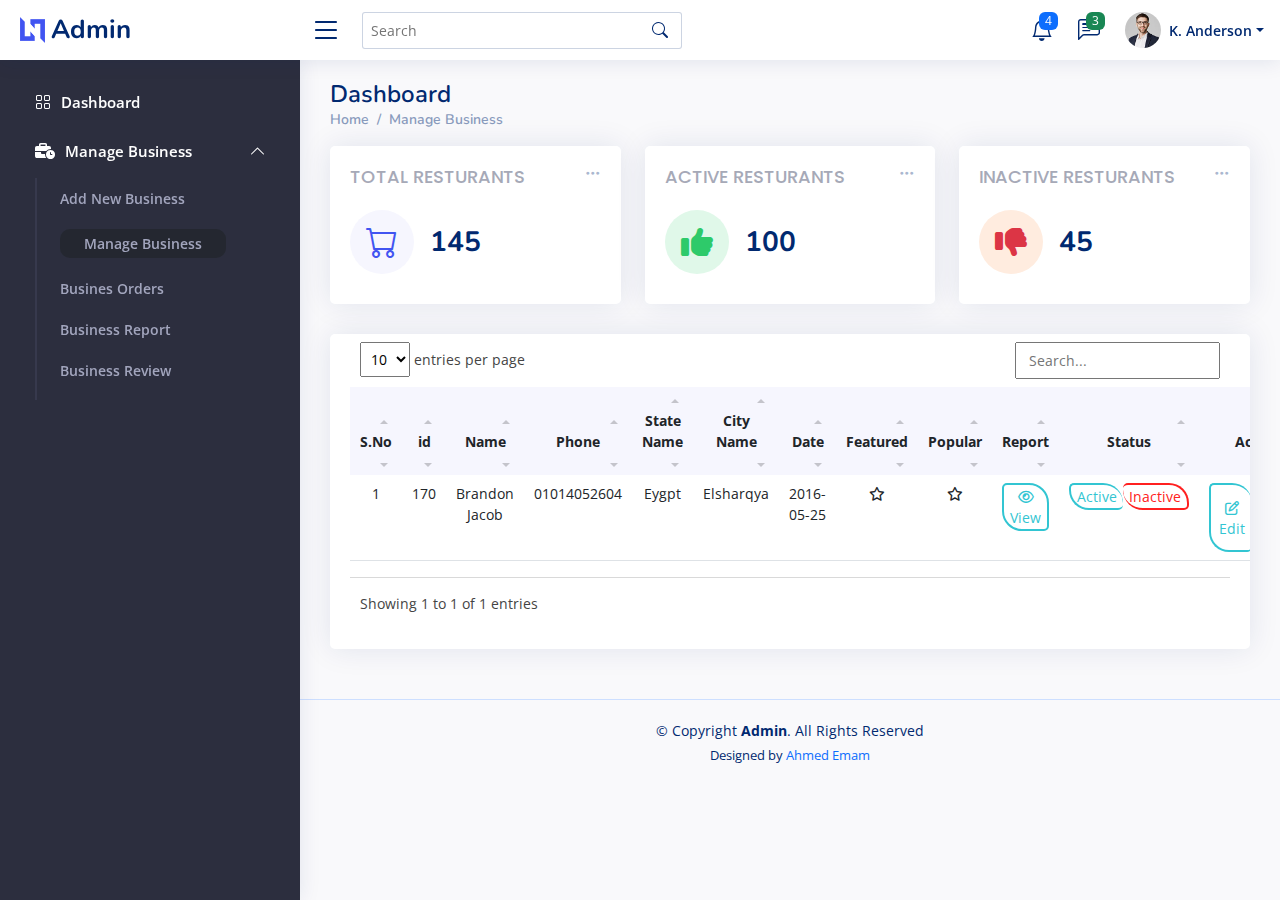
<file: manageBusiness.html>
<!DOCTYPE html>
<html lang="en">

<head>
  <meta charset="utf-8">
  <meta content="width=device-width, initial-scale=1.0" name="viewport">

  <title>Dashboard | Admin</title>
  <meta content="" name="description">
  <meta content="" name="keywords">

  <link rel="stylesheet" href="https://cdnjs.cloudflare.com/ajax/libs/font-awesome/6.4.0/css/all.min.css">

  <!-- Favicons -->
  <link href="assets/img/favicon.png" rel="icon">
  <link href="assets/img/apple-touch-icon.png" rel="apple-touch-icon">

  <!-- Google Fonts -->
  <link href="https://fonts.gstatic.com" rel="preconnect">
  <link
    href="https://fonts.googleapis.com/css?family=Open+Sans:300,300i,400,400i,600,600i,700,700i|Nunito:300,300i,400,400i,600,600i,700,700i|Poppins:300,300i,400,400i,500,500i,600,600i,700,700i"
    rel="stylesheet">

  <!-- Vendor CSS Files -->
  <link href="assets/vendor/bootstrap/css/bootstrap.min.css" rel="stylesheet">
  <link href="assets/vendor/bootstrap-icons/bootstrap-icons.css" rel="stylesheet">
  <link href="assets/vendor/boxicons/css/boxicons.min.css" rel="stylesheet">
  <link href="assets/vendor/quill/quill.snow.css" rel="stylesheet">
  <link href="assets/vendor/quill/quill.bubble.css" rel="stylesheet">
  <link href="assets/vendor/remixicon/remixicon.css" rel="stylesheet">
  <link href="assets/vendor/simple-datatables/style.css" rel="stylesheet">


  <link href="assets/css/style.css" rel="stylesheet">


</head>

<body>

  <!-- ======= Header ======= -->
  <header id="header" class="header fixed-top d-flex align-items-center">

    <div class="d-flex align-items-center justify-content-between">
      <a href="index.html" class="logo d-flex align-items-center">
        <img src="assets/img/logo.png" alt="">
        <span class="d-none d-lg-block">Admin</span>
      </a>
      <i class="bi bi-list toggle-sidebar-btn"></i>
    </div><!-- End Logo -->

    <div class="search-bar">
      <form class="search-form d-flex align-items-center" method="POST" action="#">
        <input type="text" class="" name="query" placeholder="Search" title="Enter search keyword">
        <button type="submit" title="Search"><i class="bi bi-search"></i></button>
      </form>
    </div><!-- End Search Bar -->

    <nav class="header-nav ms-auto">
      <ul class="d-flex align-items-center">

        <li class="nav-item d-block d-lg-none">
          <a class="nav-link nav-icon search-bar-toggle " href="#">
            <i class="bi bi-search"></i>
          </a>
        </li><!-- End Search Icon-->

        <li class="nav-item dropdown">

          <a class="nav-link nav-icon" href="#" data-bs-toggle="dropdown">
            <i class="bi bi-bell"></i>
            <span class="badge bg-primary badge-number">4</span>
          </a><!-- End Notification Icon -->

          <ul class="dropdown-menu dropdown-menu-end dropdown-menu-arrow notifications">
            <li class="dropdown-header">
              You have 4 new notifications
              <a href="#"><span class="badge rounded-pill bg-primary p-2 ms-2">View all</span></a>
            </li>
            <li>
              <hr class="dropdown-divider">
            </li>

            <li class="notification-item">
              <i class="bi bi-exclamation-circle text-warning"></i>
              <div>
                <h4>Lorem Ipsum</h4>
                <p>Quae dolorem earum veritatis oditseno</p>
                <p>30 min. ago</p>
              </div>
            </li>

            <li>
              <hr class="dropdown-divider">
            </li>

            <li class="notification-item">
              <i class="bi bi-x-circle text-danger"></i>
              <div>
                <h4>Atque rerum nesciunt</h4>
                <p>Quae dolorem earum veritatis oditseno</p>
                <p>1 hr. ago</p>
              </div>
            </li>

            <li>
              <hr class="dropdown-divider">
            </li>

            <li class="notification-item">
              <i class="bi bi-check-circle text-success"></i>
              <div>
                <h4>Sit rerum fuga</h4>
                <p>Quae dolorem earum veritatis oditseno</p>
                <p>2 hrs. ago</p>
              </div>
            </li>

            <li>
              <hr class="dropdown-divider">
            </li>

            <li class="notification-item">
              <i class="bi bi-info-circle text-primary"></i>
              <div>
                <h4>Dicta reprehenderit</h4>
                <p>Quae dolorem earum veritatis oditseno</p>
                <p>4 hrs. ago</p>
              </div>
            </li>

            <li>
              <hr class="dropdown-divider">
            </li>
            <li class="dropdown-footer">
              <a href="#">Show all notifications</a>
            </li>

          </ul><!-- End Notification Dropdown Items -->

        </li><!-- End Notification Nav -->

        <li class="nav-item dropdown">

          <a class="nav-link nav-icon" href="#" data-bs-toggle="dropdown">
            <i class="bi bi-chat-left-text"></i>
            <span class="badge bg-success badge-number">3</span>
          </a><!-- End Messages Icon -->

          <ul class="dropdown-menu dropdown-menu-end dropdown-menu-arrow messages">
            <li class="dropdown-header">
              You have 3 new messages
              <a href="#"><span class="badge rounded-pill bg-primary p-2 ms-2">View all</span></a>
            </li>
            <li>
              <hr class="dropdown-divider">
            </li>

            <li class="message-item">
              <a href="#">
                <img src="assets/img/messages-1.jpg" alt="" class="rounded-circle">
                <div>
                  <h4>Maria Hudson</h4>
                  <p>Velit asperiores et ducimus soluta repudiandae labore officia est ut...</p>
                  <p>4 hrs. ago</p>
                </div>
              </a>
            </li>
            <li>
              <hr class="dropdown-divider">
            </li>

            <li class="message-item">
              <a href="#">
                <img src="assets/img/messages-2.jpg" alt="" class="rounded-circle">
                <div>
                  <h4>Anna Nelson</h4>
                  <p>Velit asperiores et ducimus soluta repudiandae labore officia est ut...</p>
                  <p>6 hrs. ago</p>
                </div>
              </a>
            </li>
            <li>
              <hr class="dropdown-divider">
            </li>

            <li class="message-item">
              <a href="#">
                <img src="assets/img/messages-3.jpg" alt="" class="rounded-circle">
                <div>
                  <h4>David Muldon</h4>
                  <p>Velit asperiores et ducimus soluta repudiandae labore officia est ut...</p>
                  <p>8 hrs. ago</p>
                </div>
              </a>
            </li>
            <li>
              <hr class="dropdown-divider">
            </li>

            <li class="dropdown-footer">
              <a href="#">Show all messages</a>
            </li>

          </ul><!-- End Messages Dropdown Items -->

        </li><!-- End Messages Nav -->

        <li class="nav-item dropdown pe-3">

          <a class="nav-link nav-profile d-flex align-items-center pe-0" href="#" data-bs-toggle="dropdown">
            <img src="assets/img/profile-img.jpg" alt="Profile" class="rounded-circle">
            <span class="d-none d-md-block dropdown-toggle ps-2">K. Anderson</span>
          </a><!-- End Profile Iamge Icon -->

          <ul class="dropdown-menu dropdown-menu-end dropdown-menu-arrow profile">
            <li class="dropdown-header">
              <h6>Kevin Anderson</h6>
              <span>Web Designer</span>
            </li>
            <li>
              <hr class="dropdown-divider">
            </li>

            <li>
              <a class="dropdown-item d-flex align-items-center" href="users-profile.html">
                <i class="bi bi-person"></i>
                <span>My Profile</span>
              </a>
            </li>
            <li>
              <hr class="dropdown-divider">
            </li>

            <li>
              <a class="dropdown-item d-flex align-items-center" href="users-profile.html">
                <i class="bi bi-gear"></i>
                <span>Account Settings</span>
              </a>
            </li>
            <li>
              <hr class="dropdown-divider">
            </li>

            <li>
              <a class="dropdown-item d-flex align-items-center" href="pages-faq.html">
                <i class="bi bi-question-circle"></i>
                <span>Need Help?</span>
              </a>
            </li>
            <li>
              <hr class="dropdown-divider">
            </li>

            <li>
              <a class="dropdown-item d-flex align-items-center" href="#">
                <i class="bi bi-box-arrow-right"></i>
                <span>Sign Out</span>
              </a>
            </li>

          </ul><!-- End Profile Dropdown Items -->
        </li><!-- End Profile Nav -->

      </ul>
    </nav><!-- End Icons Navigation -->

  </header><!-- End Header -->

  <!-- ======= Sidebar ======= -->
  <aside id="sidebar" class="sidebar">

    <ul class="sidebar-nav" id="sidebar-nav">

      <li class="nav-item">
        <a class="nav-link " href="index.html">
          <i class="bi bi-grid"></i>
          <span>Dashboard</span>
        </a>
      </li><!-- End Dashboard Nav -->

      <li class="nav-item">
        <a class="nav-link " data-bs-target="#icons-nav" data-bs-toggle="collapse" href="#">
          <i class="fa-solid fa-business-time"></i><span>Manage Business</span><i
            class="bi bi-chevron-down ms-auto"></i>
        </a>
        <ul id="icons-nav" class="nav-content collapse show" data-bs-parent="#sidebar-nav">
          <li>
            <a href="addBusiness.html">
              <span>Add New Business</span>
            </a>
          </li>
          <li>
            <a href="manageBusiness.html">
              <span class="active-link px-4 py-1">Manage Business</span>
            </a>
          </li>
          <li>
            <a href="businessOrder.html">
              <span>Busines Orders</span>
            </a>
          </li>
          <li>
            <a href="businessReport.html">
              <span>Business Report</span>
            </a>
          </li>
          <li>
            <a href="businessReview.html">
              <span>Business Review</span>
            </a>
          </li>
        </ul>
      </li> <!-- End Icons Nav -->

    

    </ul>

  </aside><!-- End Sidebar-->

  <main id="main" class="main">

    <div class="pagetitle">
      <h1>Dashboard</h1>
      <nav>
        <ol class="breadcrumb">
          <li class="breadcrumb-item"><a href="index.html">Home</a></li>
          <li class="breadcrumb-item active">
            <a href="manageBusiness.html"> Manage Business</a>
          </li>
        </ol>
      </nav>
    </div><!-- End Page Title -->

    <section class="section dashboard">
      <div class="row">

        <!-- Left side columns -->
        <div class="col-lg-12">
          <div class="row">

            <!-- Sales Card -->
            <div class="col-xxl-4 col-md-4">
              <div class="card info-card sales-card">
                <div class="filter">
                  <a class="icon" href="#" data-bs-toggle="dropdown"><i class="bi bi-three-dots"></i></a>
                  <ul class="dropdown-menu dropdown-menu-end dropdown-menu-arrow">
                    <li class="dropdown-header text-start">
                      <a href="">More Info</a>
                    </li>


                  </ul>
                </div>

                <div class="card-body">
                  <h5 class="card-title">TOTAL RESTURANTS</h5>

                  <div class="d-flex align-items-center">
                    <div class="card-icon rounded-circle d-flex align-items-center justify-content-center">
                      <i class="bi bi-cart"></i>
                    </div>
                    <div class="ps-3">
                      <h6>145</h6>
                    </div>
                  </div>
                </div>

              </div>
            </div><!-- End Sales Card -->

            <!-- Revenue Card -->
            <div class="col-xxl-4 col-md-4">
              <div class="card info-card revenue-card">

                <div class="filter">
                  <a class="icon" href="#" data-bs-toggle="dropdown"><i class="bi bi-three-dots"></i></a>
                  <ul class="dropdown-menu dropdown-menu-end dropdown-menu-arrow">
                    <li class="dropdown-header text-start">
                      <a href="">More Info</a>
                    </li>


                  </ul>
                </div>

                <div class="card-body">
                  <h5 class="card-title"> ACTIVE RESTURANTS </h5>

                  <div class="d-flex align-items-center">
                    <div class="card-icon rounded-circle d-flex align-items-center justify-content-center">
                      <i class="fa-solid fa-thumbs-up"></i>
                    </div>
                    <div class="ps-3">
                      <h6>100</h6>
                    </div>
                  </div>
                </div>

              </div>
            </div><!-- End Revenue Card -->

            <!-- Customers Card -->
            <div class="col-xxl-4 col-xl-4 col-md-4">

              <div class="card info-card customers-card">


                <div class="filter">
                  <a class="icon" href="#" data-bs-toggle="dropdown"><i class="bi bi-three-dots"></i></a>
                  <ul class="dropdown-menu dropdown-menu-end dropdown-menu-arrow">
                    <li class="dropdown-header text-start">
                      <a href="">More Info</a>
                    </li>


                  </ul>
                </div>

                <div class="card-body">
                  <h5 class="card-title">INACTIVE RESTURANTS </h5>

                  <div class="d-flex align-items-center">
                    <div class="card-icon rounded-circle d-flex align-items-center justify-content-center text-danger">
                      <i class="fa-solid fa-thumbs-down"></i>
                    </div>
                    <div class="ps-3">
                      <h6>45</h6>


                    </div>
                  </div>

                </div>
              </div>

            </div><!-- End Customers Card -->


            <div class="col-12">
              <div class="card">
                <div class="card-body recent-sales overflow-auto">

                  <!-- Table with stripped rows -->
                  <div class="order-table" id="order">
                    <table class="table datatable">
                      <thead class="">
                        <tr>
                          <th scope="col">S.No</th>
                          <th scope="col">id</th>
                          <th scope="col">Name</th>
                          <th scope="col">Phone</th>
                          <th scope="col">State Name</th>
                          <th scope="col">City Name</th>
                          <th scope="col">Date</th>
                          <th scope="col">Featured</th>
                          <th scope="col">Popular</th>
                          <th scope="col" colspan="2">Report</th>
                          <th scope="col">Status</th>
                          <th scope="col">Action</th>
                        </tr>
                      </thead>
                      <tbody>
                        <tr>
                          <th scope="row">1</th>
                          <td>170</td>
                          <td>Brandon Jacob</td>
                          <td> 01014052604</td>
                          <td> Eygpt</td>
                          <td> Elsharqya</td>
                          <td>2016-05-25</td>
                          <td><i class="fa-regular fa-star"></i></td>
                          <td><i class="fa-regular fa-star"></i></td>
                          <td colspan="3">
                            <button class="btn-view">
                              <i class="fa-regular fa-eye "></i>
                              <span class="dis-none">View</span>
                              <div class="overlay"></div>
                            </button>

                          </td>
                          <td>
                            <div class="status d-flex justify-content-center">
                              <button class="btn-view btn-border1">
                                Active
                                <div class="overlay"></div>
                              </button>
                              <button class="btn-view btn-border2">
                                Inactive
                                <div class="overlay" style="background-color: #ff2020;"></div>
                              </button>
                            </div>
                          </td>
                          <td>
                            <div class="status d-flex justify-content-center">
                              <button class="btn-view btn-border1">
                                <i class="fa-regular fa-pen-to-square"></i>
                             <span class="dis-none">Edit</span>
                                <div class="overlay"></div>
                              </button>
                              <button class="btn-view btn-border2">
                                <i class="fa-solid fa-trash"></i>
                                <span class="dis-none">delete</span>
                                <div class="overlay" style="background-color: #ff2020;"></div>
                              </button>
                            </div>
                          </td>
                        </tr>





                      </tbody>
                    </table>
                  </div>
                  <!-- End Table with stripped rows -->
                </div>
              </div>
            </div>



          </div>
        </div><!-- End Left side columns -->



      </div>
    </section>

  </main><!-- End #main -->

  <!-- ======= Footer ======= -->
  <!-- ======= Footer ======= -->
  <footer id="footer" class="footer">
    <div class="copyright">
      &copy; Copyright <strong><span>Admin</span></strong>. All Rights Reserved
    </div>
    <div class="credits">
      Designed by <a href="#">Ahmed Emam</a>
    </div>
  </footer><!-- End Footer -->

  <a href="#" class="back-to-top d-flex align-items-center justify-content-center"><i
      class="bi bi-arrow-up-short"></i></a>

  <!-- Vendor JS Files -->
  <script src="assets/vendor/apexcharts/apexcharts.min.js"></script>
  <script src="assets/vendor/bootstrap/js/bootstrap.bundle.min.js"></script>
  <script src="assets/vendor/chart.js/chart.umd.js"></script>
  <script src="assets/vendor/echarts/echarts.min.js"></script>
  <script src="assets/vendor/quill/quill.min.js"></script>
  <script src="assets/vendor/simple-datatables/simple-datatables.js"></script>
  <script src="assets/vendor/tinymce/tinymce.min.js"></script>
  <script src="assets/vendor/php-email-form/validate.js"></script>

  <!-- Template Main JS File -->
  <script src="assets/js/main.js"></script>

</body>

</html>
</file>
<file: assets/vendor/quill/quill.snow.css>
/*!
 * Quill Editor v1.3.7
 * https://quilljs.com/
 * Copyright (c) 2014, Jason Chen
 * Copyright (c) 2013, salesforce.com
 */
.ql-container {
  box-sizing: border-box;
  font-family: Helvetica, Arial, sans-serif;
  font-size: 13px;
  height: 100%;
  margin: 0px;
  position: relative;
}
.ql-container.ql-disabled .ql-tooltip {
  visibility: hidden;
}
.ql-container.ql-disabled .ql-editor ul[data-checked] > li::before {
  pointer-events: none;
}
.ql-clipboard {
  left: -100000px;
  height: 1px;
  overflow-y: hidden;
  position: absolute;
  top: 50%;
}
.ql-clipboard p {
  margin: 0;
  padding: 0;
}
.ql-editor {
  box-sizing: border-box;
  line-height: 1.42;
  height: 100%;
  outline: none;
  overflow-y: auto;
  padding: 12px 15px;
  tab-size: 4;
  -moz-tab-size: 4;
  text-align: left;
  white-space: pre-wrap;
  word-wrap: break-word;
}
.ql-editor > * {
  cursor: text;
}
.ql-editor p,
.ql-editor ol,
.ql-editor ul,
.ql-editor pre,
.ql-editor blockquote,
.ql-editor h1,
.ql-editor h2,
.ql-editor h3,
.ql-editor h4,
.ql-editor h5,
.ql-editor h6 {
  margin: 0;
  padding: 0;
  counter-reset: list-1 list-2 list-3 list-4 list-5 list-6 list-7 list-8 list-9;
}
.ql-editor ol,
.ql-editor ul {
  padding-left: 1.5em;
}
.ql-editor ol > li,
.ql-editor ul > li {
  list-style-type: none;
}
.ql-editor ul > li::before {
  content: '\2022';
}
.ql-editor ul[data-checked=true],
.ql-editor ul[data-checked=false] {
  pointer-events: none;
}
.ql-editor ul[data-checked=true] > li *,
.ql-editor ul[data-checked=false] > li * {
  pointer-events: all;
}
.ql-editor ul[data-checked=true] > li::before,
.ql-editor ul[data-checked=false] > li::before {
  color: #777;
  cursor: pointer;
  pointer-events: all;
}
.ql-editor ul[data-checked=true] > li::before {
  content: '\2611';
}
.ql-editor ul[data-checked=false] > li::before {
  content: '\2610';
}
.ql-editor li::before {
  display: inline-block;
  white-space: nowrap;
  width: 1.2em;
}
.ql-editor li:not(.ql-direction-rtl)::before {
  margin-left: -1.5em;
  margin-right: 0.3em;
  text-align: right;
}
.ql-editor li.ql-direction-rtl::before {
  margin-left: 0.3em;
  margin-right: -1.5em;
}
.ql-editor ol li:not(.ql-direction-rtl),
.ql-editor ul li:not(.ql-direction-rtl) {
  padding-left: 1.5em;
}
.ql-editor ol li.ql-direction-rtl,
.ql-editor ul li.ql-direction-rtl {
  padding-right: 1.5em;
}
.ql-editor ol li {
  counter-reset: list-1 list-2 list-3 list-4 list-5 list-6 list-7 list-8 list-9;
  counter-increment: list-0;
}
.ql-editor ol li:before {
  content: counter(list-0, decimal) '. ';
}
.ql-editor ol li.ql-indent-1 {
  counter-increment: list-1;
}
.ql-editor ol li.ql-indent-1:before {
  content: counter(list-1, lower-alpha) '. ';
}
.ql-editor ol li.ql-indent-1 {
  counter-reset: list-2 list-3 list-4 list-5 list-6 list-7 list-8 list-9;
}
.ql-editor ol li.ql-indent-2 {
  counter-increment: list-2;
}
.ql-editor ol li.ql-indent-2:before {
  content: counter(list-2, lower-roman) '. ';
}
.ql-editor ol li.ql-indent-2 {
  counter-reset: list-3 list-4 list-5 list-6 list-7 list-8 list-9;
}
.ql-editor ol li.ql-indent-3 {
  counter-increment: list-3;
}
.ql-editor ol li.ql-indent-3:before {
  content: counter(list-3, decimal) '. ';
}
.ql-editor ol li.ql-indent-3 {
  counter-reset: list-4 list-5 list-6 list-7 list-8 list-9;
}
.ql-editor ol li.ql-indent-4 {
  counter-increment: list-4;
}
.ql-editor ol li.ql-indent-4:before {
  content: counter(list-4, lower-alpha) '. ';
}
.ql-editor ol li.ql-indent-4 {
  counter-reset: list-5 list-6 list-7 list-8 list-9;
}
.ql-editor ol li.ql-indent-5 {
  counter-increment: list-5;
}
.ql-editor ol li.ql-indent-5:before {
  content: counter(list-5, lower-roman) '. ';
}
.ql-editor ol li.ql-indent-5 {
  counter-reset: list-6 list-7 list-8 list-9;
}
.ql-editor ol li.ql-indent-6 {
  counter-increment: list-6;
}
.ql-editor ol li.ql-indent-6:before {
  content: counter(list-6, decimal) '. ';
}
.ql-editor ol li.ql-indent-6 {
  counter-reset: list-7 list-8 list-9;
}
.ql-editor ol li.ql-indent-7 {
  counter-increment: list-7;
}
.ql-editor ol li.ql-indent-7:before {
  content: counter(list-7, lower-alpha) '. ';
}
.ql-editor ol li.ql-indent-7 {
  counter-reset: list-8 list-9;
}
.ql-editor ol li.ql-indent-8 {
  counter-increment: list-8;
}
.ql-editor ol li.ql-indent-8:before {
  content: counter(list-8, lower-roman) '. ';
}
.ql-editor ol li.ql-indent-8 {
  counter-reset: list-9;
}
.ql-editor ol li.ql-indent-9 {
  counter-increment: list-9;
}
.ql-editor ol li.ql-indent-9:before {
  content: counter(list-9, decimal) '. ';
}
.ql-editor .ql-indent-1:not(.ql-direction-rtl) {
  padding-left: 3em;
}
.ql-editor li.ql-indent-1:not(.ql-direction-rtl) {
  padding-left: 4.5em;
}
.ql-editor .ql-indent-1.ql-direction-rtl.ql-align-right {
  padding-right: 3em;
}
.ql-editor li.ql-indent-1.ql-direction-rtl.ql-align-right {
  padding-right: 4.5em;
}
.ql-editor .ql-indent-2:not(.ql-direction-rtl) {
  padding-left: 6em;
}
.ql-editor li.ql-indent-2:not(.ql-direction-rtl) {
  padding-left: 7.5em;
}
.ql-editor .ql-indent-2.ql-direction-rtl.ql-align-right {
  padding-right: 6em;
}
.ql-editor li.ql-indent-2.ql-direction-rtl.ql-align-right {
  padding-right: 7.5em;
}
.ql-editor .ql-indent-3:not(.ql-direction-rtl) {
  padding-left: 9em;
}
.ql-editor li.ql-indent-3:not(.ql-direction-rtl) {
  padding-left: 10.5em;
}
.ql-editor .ql-indent-3.ql-direction-rtl.ql-align-right {
  padding-right: 9em;
}
.ql-editor li.ql-indent-3.ql-direction-rtl.ql-align-right {
  padding-right: 10.5em;
}
.ql-editor .ql-indent-4:not(.ql-direction-rtl) {
  padding-left: 12em;
}
.ql-editor li.ql-indent-4:not(.ql-direction-rtl) {
  padding-left: 13.5em;
}
.ql-editor .ql-indent-4.ql-direction-rtl.ql-align-right {
  padding-right: 12em;
}
.ql-editor li.ql-indent-4.ql-direction-rtl.ql-align-right {
  padding-right: 13.5em;
}
.ql-editor .ql-indent-5:not(.ql-direction-rtl) {
  padding-left: 15em;
}
.ql-editor li.ql-indent-5:not(.ql-direction-rtl) {
  padding-left: 16.5em;
}
.ql-editor .ql-indent-5.ql-direction-rtl.ql-align-right {
  padding-right: 15em;
}
.ql-editor li.ql-indent-5.ql-direction-rtl.ql-align-right {
  padding-right: 16.5em;
}
.ql-editor .ql-indent-6:not(.ql-direction-rtl) {
  padding-left: 18em;
}
.ql-editor li.ql-indent-6:not(.ql-direction-rtl) {
  padding-left: 19.5em;
}
.ql-editor .ql-indent-6.ql-direction-rtl.ql-align-right {
  padding-right: 18em;
}
.ql-editor li.ql-indent-6.ql-direction-rtl.ql-align-right {
  padding-right: 19.5em;
}
.ql-editor .ql-indent-7:not(.ql-direction-rtl) {
  padding-left: 21em;
}
.ql-editor li.ql-indent-7:not(.ql-direction-rtl) {
  padding-left: 22.5em;
}
.ql-editor .ql-indent-7.ql-direction-rtl.ql-align-right {
  padding-right: 21em;
}
.ql-editor li.ql-indent-7.ql-direction-rtl.ql-align-right {
  padding-right: 22.5em;
}
.ql-editor .ql-indent-8:not(.ql-direction-rtl) {
  padding-left: 24em;
}
.ql-editor li.ql-indent-8:not(.ql-direction-rtl) {
  padding-left: 25.5em;
}
.ql-editor .ql-indent-8.ql-direction-rtl.ql-align-right {
  padding-right: 24em;
}
.ql-editor li.ql-indent-8.ql-direction-rtl.ql-align-right {
  padding-right: 25.5em;
}
.ql-editor .ql-indent-9:not(.ql-direction-rtl) {
  padding-left: 27em;
}
.ql-editor li.ql-indent-9:not(.ql-direction-rtl) {
  padding-left: 28.5em;
}
.ql-editor .ql-indent-9.ql-direction-rtl.ql-align-right {
  padding-right: 27em;
}
.ql-editor li.ql-indent-9.ql-direction-rtl.ql-align-right {
  padding-right: 28.5em;
}
.ql-editor .ql-video {
  display: block;
  max-width: 100%;
}
.ql-editor .ql-video.ql-align-center {
  margin: 0 auto;
}
.ql-editor .ql-video.ql-align-right {
  margin: 0 0 0 auto;
}
.ql-editor .ql-bg-black {
  background-color: #000;
}
.ql-editor .ql-bg-red {
  background-color: #e60000;
}
.ql-editor .ql-bg-orange {
  background-color: #f90;
}
.ql-editor .ql-bg-yellow {
  background-color: #ff0;
}
.ql-editor .ql-bg-green {
  background-color: #008a00;
}
.ql-editor .ql-bg-blue {
  background-color: #06c;
}
.ql-editor .ql-bg-purple {
  background-color: #93f;
}
.ql-editor .ql-color-white {
  color: #fff;
}
.ql-editor .ql-color-red {
  color: #e60000;
}
.ql-editor .ql-color-orange {
  color: #f90;
}
.ql-editor .ql-color-yellow {
  color: #ff0;
}
.ql-editor .ql-color-green {
  color: #008a00;
}
.ql-editor .ql-color-blue {
  color: #06c;
}
.ql-editor .ql-color-purple {
  color: #93f;
}
.ql-editor .ql-font-serif {
  font-family: Georgia, Times New Roman, serif;
}
.ql-editor .ql-font-monospace {
  font-family: Monaco, Courier New, monospace;
}
.ql-editor .ql-size-small {
  font-size: 0.75em;
}
.ql-editor .ql-size-large {
  font-size: 1.5em;
}
.ql-editor .ql-size-huge {
  font-size: 2.5em;
}
.ql-editor .ql-direction-rtl {
  direction: rtl;
  text-align: inherit;
}
.ql-editor .ql-align-center {
  text-align: center;
}
.ql-editor .ql-align-justify {
  text-align: justify;
}
.ql-editor .ql-align-right {
  text-align: right;
}
.ql-editor.ql-blank::before {
  color: rgba(0,0,0,0.6);
  content: attr(data-placeholder);
  font-style: italic;
  left: 15px;
  pointer-events: none;
  position: absolute;
  right: 15px;
}
.ql-snow.ql-toolbar:after,
.ql-snow .ql-toolbar:after {
  clear: both;
  content: '';
  display: table;
}
.ql-snow.ql-toolbar button,
.ql-snow .ql-toolbar button {
  background: none;
  border: none;
  cursor: pointer;
  display: inline-block;
  float: left;
  height: 24px;
  padding: 3px 5px;
  width: 28px;
}
.ql-snow.ql-toolbar button svg,
.ql-snow .ql-toolbar button svg {
  float: left;
  height: 100%;
}
.ql-snow.ql-toolbar button:active:hover,
.ql-snow .ql-toolbar button:active:hover {
  outline: none;
}
.ql-snow.ql-toolbar input.ql-image[type=file],
.ql-snow .ql-toolbar input.ql-image[type=file] {
  display: none;
}
.ql-snow.ql-toolbar button:hover,
.ql-snow .ql-toolbar button:hover,
.ql-snow.ql-toolbar button:focus,
.ql-snow .ql-toolbar button:focus,
.ql-snow.ql-toolbar button.ql-active,
.ql-snow .ql-toolbar button.ql-active,
.ql-snow.ql-toolbar .ql-picker-label:hover,
.ql-snow .ql-toolbar .ql-picker-label:hover,
.ql-snow.ql-toolbar .ql-picker-label.ql-active,
.ql-snow .ql-toolbar .ql-picker-label.ql-active,
.ql-snow.ql-toolbar .ql-picker-item:hover,
.ql-snow .ql-toolbar .ql-picker-item:hover,
.ql-snow.ql-toolbar .ql-picker-item.ql-selected,
.ql-snow .ql-toolbar .ql-picker-item.ql-selected {
  color: #06c;
}
.ql-snow.ql-toolbar button:hover .ql-fill,
.ql-snow .ql-toolbar button:hover .ql-fill,
.ql-snow.ql-toolbar button:focus .ql-fill,
.ql-snow .ql-toolbar button:focus .ql-fill,
.ql-snow.ql-toolbar button.ql-active .ql-fill,
.ql-snow .ql-toolbar button.ql-active .ql-fill,
.ql-snow.ql-toolbar .ql-picker-label:hover .ql-fill,
.ql-snow .ql-toolbar .ql-picker-label:hover .ql-fill,
.ql-snow.ql-toolbar .ql-picker-label.ql-active .ql-fill,
.ql-snow .ql-toolbar .ql-picker-label.ql-active .ql-fill,
.ql-snow.ql-toolbar .ql-picker-item:hover .ql-fill,
.ql-snow .ql-toolbar .ql-picker-item:hover .ql-fill,
.ql-snow.ql-toolbar .ql-picker-item.ql-selected .ql-fill,
.ql-snow .ql-toolbar .ql-picker-item.ql-selected .ql-fill,
.ql-snow.ql-toolbar button:hover .ql-stroke.ql-fill,
.ql-snow .ql-toolbar button:hover .ql-stroke.ql-fill,
.ql-snow.ql-toolbar button:focus .ql-stroke.ql-fill,
.ql-snow .ql-toolbar button:focus .ql-stroke.ql-fill,
.ql-snow.ql-toolbar button.ql-active .ql-stroke.ql-fill,
.ql-snow .ql-toolbar button.ql-active .ql-stroke.ql-fill,
.ql-snow.ql-toolbar .ql-picker-label:hover .ql-stroke.ql-fill,
.ql-snow .ql-toolbar .ql-picker-label:hover .ql-stroke.ql-fill,
.ql-snow.ql-toolbar .ql-picker-label.ql-active .ql-stroke.ql-fill,
.ql-snow .ql-toolbar .ql-picker-label.ql-active .ql-stroke.ql-fill,
.ql-snow.ql-toolbar .ql-picker-item:hover .ql-stroke.ql-fill,
.ql-snow .ql-toolbar .ql-picker-item:hover .ql-stroke.ql-fill,
.ql-snow.ql-toolbar .ql-picker-item.ql-selected .ql-stroke.ql-fill,
.ql-snow .ql-toolbar .ql-picker-item.ql-selected .ql-stroke.ql-fill {
  fill: #06c;
}
.ql-snow.ql-toolbar button:hover .ql-stroke,
.ql-snow .ql-toolbar button:hover .ql-stroke,
.ql-snow.ql-toolbar button:focus .ql-stroke,
.ql-snow .ql-toolbar button:focus .ql-stroke,
.ql-snow.ql-toolbar button.ql-active .ql-stroke,
.ql-snow .ql-toolbar button.ql-active .ql-stroke,
.ql-snow.ql-toolbar .ql-picker-label:hover .ql-stroke,
.ql-snow .ql-toolbar .ql-picker-label:hover .ql-stroke,
.ql-snow.ql-toolbar .ql-picker-label.ql-active .ql-stroke,
.ql-snow .ql-toolbar .ql-picker-label.ql-active .ql-stroke,
.ql-snow.ql-toolbar .ql-picker-item:hover .ql-stroke,
.ql-snow .ql-toolbar .ql-picker-item:hover .ql-stroke,
.ql-snow.ql-toolbar .ql-picker-item.ql-selected .ql-stroke,
.ql-snow .ql-toolbar .ql-picker-item.ql-selected .ql-stroke,
.ql-snow.ql-toolbar button:hover .ql-stroke-miter,
.ql-snow .ql-toolbar button:hover .ql-stroke-miter,
.ql-snow.ql-toolbar button:focus .ql-stroke-miter,
.ql-snow .ql-toolbar button:focus .ql-stroke-miter,
.ql-snow.ql-toolbar button.ql-active .ql-stroke-miter,
.ql-snow .ql-toolbar button.ql-active .ql-stroke-miter,
.ql-snow.ql-toolbar .ql-picker-label:hover .ql-stroke-miter,
.ql-snow .ql-toolbar .ql-picker-label:hover .ql-stroke-miter,
.ql-snow.ql-toolbar .ql-picker-label.ql-active .ql-stroke-miter,
.ql-snow .ql-toolbar .ql-picker-label.ql-active .ql-stroke-miter,
.ql-snow.ql-toolbar .ql-picker-item:hover .ql-stroke-miter,
.ql-snow .ql-toolbar .ql-picker-item:hover .ql-stroke-miter,
.ql-snow.ql-toolbar .ql-picker-item.ql-selected .ql-stroke-miter,
.ql-snow .ql-toolbar .ql-picker-item.ql-selected .ql-stroke-miter {
  stroke: #06c;
}
@media (pointer: coarse) {
  .ql-snow.ql-toolbar button:hover:not(.ql-active),
  .ql-snow .ql-toolbar button:hover:not(.ql-active) {
    color: #444;
  }
  .ql-snow.ql-toolbar button:hover:not(.ql-active) .ql-fill,
  .ql-snow .ql-toolbar button:hover:not(.ql-active) .ql-fill,
  .ql-snow.ql-toolbar button:hover:not(.ql-active) .ql-stroke.ql-fill,
  .ql-snow .ql-toolbar button:hover:not(.ql-active) .ql-stroke.ql-fill {
    fill: #444;
  }
  .ql-snow.ql-toolbar button:hover:not(.ql-active) .ql-stroke,
  .ql-snow .ql-toolbar button:hover:not(.ql-active) .ql-stroke,
  .ql-snow.ql-toolbar button:hover:not(.ql-active) .ql-stroke-miter,
  .ql-snow .ql-toolbar button:hover:not(.ql-active) .ql-stroke-miter {
    stroke: #444;
  }
}
.ql-snow {
  box-sizing: border-box;
}
.ql-snow * {
  box-sizing: border-box;
}
.ql-snow .ql-hidden {
  display: none;
}
.ql-snow .ql-out-bottom,
.ql-snow .ql-out-top {
  visibility: hidden;
}
.ql-snow .ql-tooltip {
  position: absolute;
  transform: translateY(10px);
}
.ql-snow .ql-tooltip a {
  cursor: pointer;
  text-decoration: none;
}
.ql-snow .ql-tooltip.ql-flip {
  transform: translateY(-10px);
}
.ql-snow .ql-formats {
  display: inline-block;
  vertical-align: middle;
}
.ql-snow .ql-formats:after {
  clear: both;
  content: '';
  display: table;
}
.ql-snow .ql-stroke {
  fill: none;
  stroke: #444;
  stroke-linecap: round;
  stroke-linejoin: round;
  stroke-width: 2;
}
.ql-snow .ql-stroke-miter {
  fill: none;
  stroke: #444;
  stroke-miterlimit: 10;
  stroke-width: 2;
}
.ql-snow .ql-fill,
.ql-snow .ql-stroke.ql-fill {
  fill: #444;
}
.ql-snow .ql-empty {
  fill: none;
}
.ql-snow .ql-even {
  fill-rule: evenodd;
}
.ql-snow .ql-thin,
.ql-snow .ql-stroke.ql-thin {
  stroke-width: 1;
}
.ql-snow .ql-transparent {
  opacity: 0.4;
}
.ql-snow .ql-direction svg:last-child {
  display: none;
}
.ql-snow .ql-direction.ql-active svg:last-child {
  display: inline;
}
.ql-snow .ql-direction.ql-active svg:first-child {
  display: none;
}
.ql-snow .ql-editor h1 {
  font-size: 2em;
}
.ql-snow .ql-editor h2 {
  font-size: 1.5em;
}
.ql-snow .ql-editor h3 {
  font-size: 1.17em;
}
.ql-snow .ql-editor h4 {
  font-size: 1em;
}
.ql-snow .ql-editor h5 {
  font-size: 0.83em;
}
.ql-snow .ql-editor h6 {
  font-size: 0.67em;
}
.ql-snow .ql-editor a {
  text-decoration: underline;
}
.ql-snow .ql-editor blockquote {
  border-left: 4px solid #ccc;
  margin-bottom: 5px;
  margin-top: 5px;
  padding-left: 16px;
}
.ql-snow .ql-editor code,
.ql-snow .ql-editor pre {
  background-color: #f0f0f0;
  border-radius: 3px;
}
.ql-snow .ql-editor pre {
  white-space: pre-wrap;
  margin-bottom: 5px;
  margin-top: 5px;
  padding: 5px 10px;
}
.ql-snow .ql-editor code {
  font-size: 85%;
  padding: 2px 4px;
}
.ql-snow .ql-editor pre.ql-syntax {
  background-color: #23241f;
  color: #f8f8f2;
  overflow: visible;
}
.ql-snow .ql-editor img {
  max-width: 100%;
}
.ql-snow .ql-picker {
  color: #444;
  display: inline-block;
  float: left;
  font-size: 14px;
  font-weight: 500;
  height: 24px;
  position: relative;
  vertical-align: middle;
}
.ql-snow .ql-picker-label {
  cursor: pointer;
  display: inline-block;
  height: 100%;
  padding-left: 8px;
  padding-right: 2px;
  position: relative;
  width: 100%;
}
.ql-snow .ql-picker-label::before {
  display: inline-block;
  line-height: 22px;
}
.ql-snow .ql-picker-options {
  background-color: #fff;
  display: none;
  min-width: 100%;
  padding: 4px 8px;
  position: absolute;
  white-space: nowrap;
}
.ql-snow .ql-picker-options .ql-picker-item {
  cursor: pointer;
  display: block;
  padding-bottom: 5px;
  padding-top: 5px;
}
.ql-snow .ql-picker.ql-expanded .ql-picker-label {
  color: #ccc;
  z-index: 2;
}
.ql-snow .ql-picker.ql-expanded .ql-picker-label .ql-fill {
  fill: #ccc;
}
.ql-snow .ql-picker.ql-expanded .ql-picker-label .ql-stroke {
  stroke: #ccc;
}
.ql-snow .ql-picker.ql-expanded .ql-picker-options {
  display: block;
  margin-top: -1px;
  top: 100%;
  z-index: 1;
}
.ql-snow .ql-color-picker,
.ql-snow .ql-icon-picker {
  width: 28px;
}
.ql-snow .ql-color-picker .ql-picker-label,
.ql-snow .ql-icon-picker .ql-picker-label {
  padding: 2px 4px;
}
.ql-snow .ql-color-picker .ql-picker-label svg,
.ql-snow .ql-icon-picker .ql-picker-label svg {
  right: 4px;
}
.ql-snow .ql-icon-picker .ql-picker-options {
  padding: 4px 0px;
}
.ql-snow .ql-icon-picker .ql-picker-item {
  height: 24px;
  width: 24px;
  padding: 2px 4px;
}
.ql-snow .ql-color-picker .ql-picker-options {
  padding: 3px 5px;
  width: 152px;
}
.ql-snow .ql-color-picker .ql-picker-item {
  border: 1px solid transparent;
  float: left;
  height: 16px;
  margin: 2px;
  padding: 0px;
  width: 16px;
}
.ql-snow .ql-picker:not(.ql-color-picker):not(.ql-icon-picker) svg {
  position: absolute;
  margin-top: -9px;
  right: 0;
  top: 50%;
  width: 18px;
}
.ql-snow .ql-picker.ql-header .ql-picker-label[data-label]:not([data-label=''])::before,
.ql-snow .ql-picker.ql-font .ql-picker-label[data-label]:not([data-label=''])::before,
.ql-snow .ql-picker.ql-size .ql-picker-label[data-label]:not([data-label=''])::before,
.ql-snow .ql-picker.ql-header .ql-picker-item[data-label]:not([data-label=''])::before,
.ql-snow .ql-picker.ql-font .ql-picker-item[data-label]:not([data-label=''])::before,
.ql-snow .ql-picker.ql-size .ql-picker-item[data-label]:not([data-label=''])::before {
  content: attr(data-label);
}
.ql-snow .ql-picker.ql-header {
  width: 98px;
}
.ql-snow .ql-picker.ql-header .ql-picker-label::before,
.ql-snow .ql-picker.ql-header .ql-picker-item::before {
  content: 'Normal';
}
.ql-snow .ql-picker.ql-header .ql-picker-label[data-value="1"]::before,
.ql-snow .ql-picker.ql-header .ql-picker-item[data-value="1"]::before {
  content: 'Heading 1';
}
.ql-snow .ql-picker.ql-header .ql-picker-label[data-value="2"]::before,
.ql-snow .ql-picker.ql-header .ql-picker-item[data-value="2"]::before {
  content: 'Heading 2';
}
.ql-snow .ql-picker.ql-header .ql-picker-label[data-value="3"]::before,
.ql-snow .ql-picker.ql-header .ql-picker-item[data-value="3"]::before {
  content: 'Heading 3';
}
.ql-snow .ql-picker.ql-header .ql-picker-label[data-value="4"]::before,
.ql-snow .ql-picker.ql-header .ql-picker-item[data-value="4"]::before {
  content: 'Heading 4';
}
.ql-snow .ql-picker.ql-header .ql-picker-label[data-value="5"]::before,
.ql-snow .ql-picker.ql-header .ql-picker-item[data-value="5"]::before {
  content: 'Heading 5';
}
.ql-snow .ql-picker.ql-header .ql-picker-label[data-value="6"]::before,
.ql-snow .ql-picker.ql-header .ql-picker-item[data-value="6"]::before {
  content: 'Heading 6';
}
.ql-snow .ql-picker.ql-header .ql-picker-item[data-value="1"]::before {
  font-size: 2em;
}
.ql-snow .ql-picker.ql-header .ql-picker-item[data-value="2"]::before {
  font-size: 1.5em;
}
.ql-snow .ql-picker.ql-header .ql-picker-item[data-value="3"]::before {
  font-size: 1.17em;
}
.ql-snow .ql-picker.ql-header .ql-picker-item[data-value="4"]::before {
  font-size: 1em;
}
.ql-snow .ql-picker.ql-header .ql-picker-item[data-value="5"]::before {
  font-size: 0.83em;
}
.ql-snow .ql-picker.ql-header .ql-picker-item[data-value="6"]::before {
  font-size: 0.67em;
}
.ql-snow .ql-picker.ql-font {
  width: 108px;
}
.ql-snow .ql-picker.ql-font .ql-picker-label::before,
.ql-snow .ql-picker.ql-font .ql-picker-item::before {
  content: 'Sans Serif';
}
.ql-snow .ql-picker.ql-font .ql-picker-label[data-value=serif]::before,
.ql-snow .ql-picker.ql-font .ql-picker-item[data-value=serif]::before {
  content: 'Serif';
}
.ql-snow .ql-picker.ql-font .ql-picker-label[data-value=monospace]::before,
.ql-snow .ql-picker.ql-font .ql-picker-item[data-value=monospace]::before {
  content: 'Monospace';
}
.ql-snow .ql-picker.ql-font .ql-picker-item[data-value=serif]::before {
  font-family: Georgia, Times New Roman, serif;
}
.ql-snow .ql-picker.ql-font .ql-picker-item[data-value=monospace]::before {
  font-family: Monaco, Courier New, monospace;
}
.ql-snow .ql-picker.ql-size {
  width: 98px;
}
.ql-snow .ql-picker.ql-size .ql-picker-label::before,
.ql-snow .ql-picker.ql-size .ql-picker-item::before {
  content: 'Normal';
}
.ql-snow .ql-picker.ql-size .ql-picker-label[data-value=small]::before,
.ql-snow .ql-picker.ql-size .ql-picker-item[data-value=small]::before {
  content: 'Small';
}
.ql-snow .ql-picker.ql-size .ql-picker-label[data-value=large]::before,
.ql-snow .ql-picker.ql-size .ql-picker-item[data-value=large]::before {
  content: 'Large';
}
.ql-snow .ql-picker.ql-size .ql-picker-label[data-value=huge]::before,
.ql-snow .ql-picker.ql-size .ql-picker-item[data-value=huge]::before {
  content: 'Huge';
}
.ql-snow .ql-picker.ql-size .ql-picker-item[data-value=small]::before {
  font-size: 10px;
}
.ql-snow .ql-picker.ql-size .ql-picker-item[data-value=large]::before {
  font-size: 18px;
}
.ql-snow .ql-picker.ql-size .ql-picker-item[data-value=huge]::before {
  font-size: 32px;
}
.ql-snow .ql-color-picker.ql-background .ql-picker-item {
  background-color: #fff;
}
.ql-snow .ql-color-picker.ql-color .ql-picker-item {
  background-color: #000;
}
.ql-toolbar.ql-snow {
  border: 1px solid #ccc;
  box-sizing: border-box;
  font-family: 'Helvetica Neue', 'Helvetica', 'Arial', sans-serif;
  padding: 8px;
}
.ql-toolbar.ql-snow .ql-formats {
  margin-right: 15px;
}
.ql-toolbar.ql-snow .ql-picker-label {
  border: 1px solid transparent;
}
.ql-toolbar.ql-snow .ql-picker-options {
  border: 1px solid transparent;
  box-shadow: rgba(0,0,0,0.2) 0 2px 8px;
}
.ql-toolbar.ql-snow .ql-picker.ql-expanded .ql-picker-label {
  border-color: #ccc;
}
.ql-toolbar.ql-snow .ql-picker.ql-expanded .ql-picker-options {
  border-color: #ccc;
}
.ql-toolbar.ql-snow .ql-color-picker .ql-picker-item.ql-selected,
.ql-toolbar.ql-snow .ql-color-picker .ql-picker-item:hover {
  border-color: #000;
}
.ql-toolbar.ql-snow + .ql-container.ql-snow {
  border-top: 0px;
}
.ql-snow .ql-tooltip {
  background-color: #fff;
  border: 1px solid #ccc;
  box-shadow: 0px 0px 5px #ddd;
  color: #444;
  padding: 5px 12px;
  white-space: nowrap;
}
.ql-snow .ql-tooltip::before {
  content: "Visit URL:";
  line-height: 26px;
  margin-right: 8px;
}
.ql-snow .ql-tooltip input[type=text] {
  display: none;
  border: 1px solid #ccc;
  font-size: 13px;
  height: 26px;
  margin: 0px;
  padding: 3px 5px;
  width: 170px;
}
.ql-snow .ql-tooltip a.ql-preview {
  display: inline-block;
  max-width: 200px;
  overflow-x: hidden;
  text-overflow: ellipsis;
  vertical-align: top;
}
.ql-snow .ql-tooltip a.ql-action::after {
  border-right: 1px solid #ccc;
  content: 'Edit';
  margin-left: 16px;
  padding-right: 8px;
}
.ql-snow .ql-tooltip a.ql-remove::before {
  content: 'Remove';
  margin-left: 8px;
}
.ql-snow .ql-tooltip a {
  line-height: 26px;
}
.ql-snow .ql-tooltip.ql-editing a.ql-preview,
.ql-snow .ql-tooltip.ql-editing a.ql-remove {
  display: none;
}
.ql-snow .ql-tooltip.ql-editing input[type=text] {
  display: inline-block;
}
.ql-snow .ql-tooltip.ql-editing a.ql-action::after {
  border-right: 0px;
  content: 'Save';
  padding-right: 0px;
}
.ql-snow .ql-tooltip[data-mode=link]::before {
  content: "Enter link:";
}
.ql-snow .ql-tooltip[data-mode=formula]::before {
  content: "Enter formula:";
}
.ql-snow .ql-tooltip[data-mode=video]::before {
  content: "Enter video:";
}
.ql-snow a {
  color: #06c;
}
.ql-container.ql-snow {
  border: 1px solid #ccc;
}
</file>
<file: assets/vendor/quill/quill.bubble.css>
/*!
 * Quill Editor v1.3.7
 * https://quilljs.com/
 * Copyright (c) 2014, Jason Chen
 * Copyright (c) 2013, salesforce.com
 */
.ql-container {
  box-sizing: border-box;
  font-family: Helvetica, Arial, sans-serif;
  font-size: 13px;
  height: 100%;
  margin: 0px;
  position: relative;
}
.ql-container.ql-disabled .ql-tooltip {
  visibility: hidden;
}
.ql-container.ql-disabled .ql-editor ul[data-checked] > li::before {
  pointer-events: none;
}
.ql-clipboard {
  left: -100000px;
  height: 1px;
  overflow-y: hidden;
  position: absolute;
  top: 50%;
}
.ql-clipboard p {
  margin: 0;
  padding: 0;
}
.ql-editor {
  box-sizing: border-box;
  line-height: 1.42;
  height: 100%;
  outline: none;
  overflow-y: auto;
  padding: 12px 15px;
  tab-size: 4;
  -moz-tab-size: 4;
  text-align: left;
  white-space: pre-wrap;
  word-wrap: break-word;
}
.ql-editor > * {
  cursor: text;
}
.ql-editor p,
.ql-editor ol,
.ql-editor ul,
.ql-editor pre,
.ql-editor blockquote,
.ql-editor h1,
.ql-editor h2,
.ql-editor h3,
.ql-editor h4,
.ql-editor h5,
.ql-editor h6 {
  margin: 0;
  padding: 0;
  counter-reset: list-1 list-2 list-3 list-4 list-5 list-6 list-7 list-8 list-9;
}
.ql-editor ol,
.ql-editor ul {
  padding-left: 1.5em;
}
.ql-editor ol > li,
.ql-editor ul > li {
  list-style-type: none;
}
.ql-editor ul > li::before {
  content: '\2022';
}
.ql-editor ul[data-checked=true],
.ql-editor ul[data-checked=false] {
  pointer-events: none;
}
.ql-editor ul[data-checked=true] > li *,
.ql-editor ul[data-checked=false] > li * {
  pointer-events: all;
}
.ql-editor ul[data-checked=true] > li::before,
.ql-editor ul[data-checked=false] > li::before {
  color: #777;
  cursor: pointer;
  pointer-events: all;
}
.ql-editor ul[data-checked=true] > li::before {
  content: '\2611';
}
.ql-editor ul[data-checked=false] > li::before {
  content: '\2610';
}
.ql-editor li::before {
  display: inline-block;
  white-space: nowrap;
  width: 1.2em;
}
.ql-editor li:not(.ql-direction-rtl)::before {
  margin-left: -1.5em;
  margin-right: 0.3em;
  text-align: right;
}
.ql-editor li.ql-direction-rtl::before {
  margin-left: 0.3em;
  margin-right: -1.5em;
}
.ql-editor ol li:not(.ql-direction-rtl),
.ql-editor ul li:not(.ql-direction-rtl) {
  padding-left: 1.5em;
}
.ql-editor ol li.ql-direction-rtl,
.ql-editor ul li.ql-direction-rtl {
  padding-right: 1.5em;
}
.ql-editor ol li {
  counter-reset: list-1 list-2 list-3 list-4 list-5 list-6 list-7 list-8 list-9;
  counter-increment: list-0;
}
.ql-editor ol li:before {
  content: counter(list-0, decimal) '. ';
}
.ql-editor ol li.ql-indent-1 {
  counter-increment: list-1;
}
.ql-editor ol li.ql-indent-1:before {
  content: counter(list-1, lower-alpha) '. ';
}
.ql-editor ol li.ql-indent-1 {
  counter-reset: list-2 list-3 list-4 list-5 list-6 list-7 list-8 list-9;
}
.ql-editor ol li.ql-indent-2 {
  counter-increment: list-2;
}
.ql-editor ol li.ql-indent-2:before {
  content: counter(list-2, lower-roman) '. ';
}
.ql-editor ol li.ql-indent-2 {
  counter-reset: list-3 list-4 list-5 list-6 list-7 list-8 list-9;
}
.ql-editor ol li.ql-indent-3 {
  counter-increment: list-3;
}
.ql-editor ol li.ql-indent-3:before {
  content: counter(list-3, decimal) '. ';
}
.ql-editor ol li.ql-indent-3 {
  counter-reset: list-4 list-5 list-6 list-7 list-8 list-9;
}
.ql-editor ol li.ql-indent-4 {
  counter-increment: list-4;
}
.ql-editor ol li.ql-indent-4:before {
  content: counter(list-4, lower-alpha) '. ';
}
.ql-editor ol li.ql-indent-4 {
  counter-reset: list-5 list-6 list-7 list-8 list-9;
}
.ql-editor ol li.ql-indent-5 {
  counter-increment: list-5;
}
.ql-editor ol li.ql-indent-5:before {
  content: counter(list-5, lower-roman) '. ';
}
.ql-editor ol li.ql-indent-5 {
  counter-reset: list-6 list-7 list-8 list-9;
}
.ql-editor ol li.ql-indent-6 {
  counter-increment: list-6;
}
.ql-editor ol li.ql-indent-6:before {
  content: counter(list-6, decimal) '. ';
}
.ql-editor ol li.ql-indent-6 {
  counter-reset: list-7 list-8 list-9;
}
.ql-editor ol li.ql-indent-7 {
  counter-increment: list-7;
}
.ql-editor ol li.ql-indent-7:before {
  content: counter(list-7, lower-alpha) '. ';
}
.ql-editor ol li.ql-indent-7 {
  counter-reset: list-8 list-9;
}
.ql-editor ol li.ql-indent-8 {
  counter-increment: list-8;
}
.ql-editor ol li.ql-indent-8:before {
  content: counter(list-8, lower-roman) '. ';
}
.ql-editor ol li.ql-indent-8 {
  counter-reset: list-9;
}
.ql-editor ol li.ql-indent-9 {
  counter-increment: list-9;
}
.ql-editor ol li.ql-indent-9:before {
  content: counter(list-9, decimal) '. ';
}
.ql-editor .ql-indent-1:not(.ql-direction-rtl) {
  padding-left: 3em;
}
.ql-editor li.ql-indent-1:not(.ql-direction-rtl) {
  padding-left: 4.5em;
}
.ql-editor .ql-indent-1.ql-direction-rtl.ql-align-right {
  padding-right: 3em;
}
.ql-editor li.ql-indent-1.ql-direction-rtl.ql-align-right {
  padding-right: 4.5em;
}
.ql-editor .ql-indent-2:not(.ql-direction-rtl) {
  padding-left: 6em;
}
.ql-editor li.ql-indent-2:not(.ql-direction-rtl) {
  padding-left: 7.5em;
}
.ql-editor .ql-indent-2.ql-direction-rtl.ql-align-right {
  padding-right: 6em;
}
.ql-editor li.ql-indent-2.ql-direction-rtl.ql-align-right {
  padding-right: 7.5em;
}
.ql-editor .ql-indent-3:not(.ql-direction-rtl) {
  padding-left: 9em;
}
.ql-editor li.ql-indent-3:not(.ql-direction-rtl) {
  padding-left: 10.5em;
}
.ql-editor .ql-indent-3.ql-direction-rtl.ql-align-right {
  padding-right: 9em;
}
.ql-editor li.ql-indent-3.ql-direction-rtl.ql-align-right {
  padding-right: 10.5em;
}
.ql-editor .ql-indent-4:not(.ql-direction-rtl) {
  padding-left: 12em;
}
.ql-editor li.ql-indent-4:not(.ql-direction-rtl) {
  padding-left: 13.5em;
}
.ql-editor .ql-indent-4.ql-direction-rtl.ql-align-right {
  padding-right: 12em;
}
.ql-editor li.ql-indent-4.ql-direction-rtl.ql-align-right {
  padding-right: 13.5em;
}
.ql-editor .ql-indent-5:not(.ql-direction-rtl) {
  padding-left: 15em;
}
.ql-editor li.ql-indent-5:not(.ql-direction-rtl) {
  padding-left: 16.5em;
}
.ql-editor .ql-indent-5.ql-direction-rtl.ql-align-right {
  padding-right: 15em;
}
.ql-editor li.ql-indent-5.ql-direction-rtl.ql-align-right {
  padding-right: 16.5em;
}
.ql-editor .ql-indent-6:not(.ql-direction-rtl) {
  padding-left: 18em;
}
.ql-editor li.ql-indent-6:not(.ql-direction-rtl) {
  padding-left: 19.5em;
}
.ql-editor .ql-indent-6.ql-direction-rtl.ql-align-right {
  padding-right: 18em;
}
.ql-editor li.ql-indent-6.ql-direction-rtl.ql-align-right {
  padding-right: 19.5em;
}
.ql-editor .ql-indent-7:not(.ql-direction-rtl) {
  padding-left: 21em;
}
.ql-editor li.ql-indent-7:not(.ql-direction-rtl) {
  padding-left: 22.5em;
}
.ql-editor .ql-indent-7.ql-direction-rtl.ql-align-right {
  padding-right: 21em;
}
.ql-editor li.ql-indent-7.ql-direction-rtl.ql-align-right {
  padding-right: 22.5em;
}
.ql-editor .ql-indent-8:not(.ql-direction-rtl) {
  padding-left: 24em;
}
.ql-editor li.ql-indent-8:not(.ql-direction-rtl) {
  padding-left: 25.5em;
}
.ql-editor .ql-indent-8.ql-direction-rtl.ql-align-right {
  padding-right: 24em;
}
.ql-editor li.ql-indent-8.ql-direction-rtl.ql-align-right {
  padding-right: 25.5em;
}
.ql-editor .ql-indent-9:not(.ql-direction-rtl) {
  padding-left: 27em;
}
.ql-editor li.ql-indent-9:not(.ql-direction-rtl) {
  padding-left: 28.5em;
}
.ql-editor .ql-indent-9.ql-direction-rtl.ql-align-right {
  padding-right: 27em;
}
.ql-editor li.ql-indent-9.ql-direction-rtl.ql-align-right {
  padding-right: 28.5em;
}
.ql-editor .ql-video {
  display: block;
  max-width: 100%;
}
.ql-editor .ql-video.ql-align-center {
  margin: 0 auto;
}
.ql-editor .ql-video.ql-align-right {
  margin: 0 0 0 auto;
}
.ql-editor .ql-bg-black {
  background-color: #000;
}
.ql-editor .ql-bg-red {
  background-color: #e60000;
}
.ql-editor .ql-bg-orange {
  background-color: #f90;
}
.ql-editor .ql-bg-yellow {
  background-color: #ff0;
}
.ql-editor .ql-bg-green {
  background-color: #008a00;
}
.ql-editor .ql-bg-blue {
  background-color: #06c;
}
.ql-editor .ql-bg-purple {
  background-color: #93f;
}
.ql-editor .ql-color-white {
  color: #fff;
}
.ql-editor .ql-color-red {
  color: #e60000;
}
.ql-editor .ql-color-orange {
  color: #f90;
}
.ql-editor .ql-color-yellow {
  color: #ff0;
}
.ql-editor .ql-color-green {
  color: #008a00;
}
.ql-editor .ql-color-blue {
  color: #06c;
}
.ql-editor .ql-color-purple {
  color: #93f;
}
.ql-editor .ql-font-serif {
  font-family: Georgia, Times New Roman, serif;
}
.ql-editor .ql-font-monospace {
  font-family: Monaco, Courier New, monospace;
}
.ql-editor .ql-size-small {
  font-size: 0.75em;
}
.ql-editor .ql-size-large {
  font-size: 1.5em;
}
.ql-editor .ql-size-huge {
  font-size: 2.5em;
}
.ql-editor .ql-direction-rtl {
  direction: rtl;
  text-align: inherit;
}
.ql-editor .ql-align-center {
  text-align: center;
}
.ql-editor .ql-align-justify {
  text-align: justify;
}
.ql-editor .ql-align-right {
  text-align: right;
}
.ql-editor.ql-blank::before {
  color: rgba(0,0,0,0.6);
  content: attr(data-placeholder);
  font-style: italic;
  left: 15px;
  pointer-events: none;
  position: absolute;
  right: 15px;
}
.ql-bubble.ql-toolbar:after,
.ql-bubble .ql-toolbar:after {
  clear: both;
  content: '';
  display: table;
}
.ql-bubble.ql-toolbar button,
.ql-bubble .ql-toolbar button {
  background: none;
  border: none;
  cursor: pointer;
  display: inline-block;
  float: left;
  height: 24px;
  padding: 3px 5px;
  width: 28px;
}
.ql-bubble.ql-toolbar button svg,
.ql-bubble .ql-toolbar button svg {
  float: left;
  height: 100%;
}
.ql-bubble.ql-toolbar button:active:hover,
.ql-bubble .ql-toolbar button:active:hover {
  outline: none;
}
.ql-bubble.ql-toolbar input.ql-image[type=file],
.ql-bubble .ql-toolbar input.ql-image[type=file] {
  display: none;
}
.ql-bubble.ql-toolbar button:hover,
.ql-bubble .ql-toolbar button:hover,
.ql-bubble.ql-toolbar button:focus,
.ql-bubble .ql-toolbar button:focus,
.ql-bubble.ql-toolbar button.ql-active,
.ql-bubble .ql-toolbar button.ql-active,
.ql-bubble.ql-toolbar .ql-picker-label:hover,
.ql-bubble .ql-toolbar .ql-picker-label:hover,
.ql-bubble.ql-toolbar .ql-picker-label.ql-active,
.ql-bubble .ql-toolbar .ql-picker-label.ql-active,
.ql-bubble.ql-toolbar .ql-picker-item:hover,
.ql-bubble .ql-toolbar .ql-picker-item:hover,
.ql-bubble.ql-toolbar .ql-picker-item.ql-selected,
.ql-bubble .ql-toolbar .ql-picker-item.ql-selected {
  color: #fff;
}
.ql-bubble.ql-toolbar button:hover .ql-fill,
.ql-bubble .ql-toolbar button:hover .ql-fill,
.ql-bubble.ql-toolbar button:focus .ql-fill,
.ql-bubble .ql-toolbar button:focus .ql-fill,
.ql-bubble.ql-toolbar button.ql-active .ql-fill,
.ql-bubble .ql-toolbar button.ql-active .ql-fill,
.ql-bubble.ql-toolbar .ql-picker-label:hover .ql-fill,
.ql-bubble .ql-toolbar .ql-picker-label:hover .ql-fill,
.ql-bubble.ql-toolbar .ql-picker-label.ql-active .ql-fill,
.ql-bubble .ql-toolbar .ql-picker-label.ql-active .ql-fill,
.ql-bubble.ql-toolbar .ql-picker-item:hover .ql-fill,
.ql-bubble .ql-toolbar .ql-picker-item:hover .ql-fill,
.ql-bubble.ql-toolbar .ql-picker-item.ql-selected .ql-fill,
.ql-bubble .ql-toolbar .ql-picker-item.ql-selected .ql-fill,
.ql-bubble.ql-toolbar button:hover .ql-stroke.ql-fill,
.ql-bubble .ql-toolbar button:hover .ql-stroke.ql-fill,
.ql-bubble.ql-toolbar button:focus .ql-stroke.ql-fill,
.ql-bubble .ql-toolbar button:focus .ql-stroke.ql-fill,
.ql-bubble.ql-toolbar button.ql-active .ql-stroke.ql-fill,
.ql-bubble .ql-toolbar button.ql-active .ql-stroke.ql-fill,
.ql-bubble.ql-toolbar .ql-picker-label:hover .ql-stroke.ql-fill,
.ql-bubble .ql-toolbar .ql-picker-label:hover .ql-stroke.ql-fill,
.ql-bubble.ql-toolbar .ql-picker-label.ql-active .ql-stroke.ql-fill,
.ql-bubble .ql-toolbar .ql-picker-label.ql-active .ql-stroke.ql-fill,
.ql-bubble.ql-toolbar .ql-picker-item:hover .ql-stroke.ql-fill,
.ql-bubble .ql-toolbar .ql-picker-item:hover .ql-stroke.ql-fill,
.ql-bubble.ql-toolbar .ql-picker-item.ql-selected .ql-stroke.ql-fill,
.ql-bubble .ql-toolbar .ql-picker-item.ql-selected .ql-stroke.ql-fill {
  fill: #fff;
}
.ql-bubble.ql-toolbar button:hover .ql-stroke,
.ql-bubble .ql-toolbar button:hover .ql-stroke,
.ql-bubble.ql-toolbar button:focus .ql-stroke,
.ql-bubble .ql-toolbar button:focus .ql-stroke,
.ql-bubble.ql-toolbar button.ql-active .ql-stroke,
.ql-bubble .ql-toolbar button.ql-active .ql-stroke,
.ql-bubble.ql-toolbar .ql-picker-label:hover .ql-stroke,
.ql-bubble .ql-toolbar .ql-picker-label:hover .ql-stroke,
.ql-bubble.ql-toolbar .ql-picker-label.ql-active .ql-stroke,
.ql-bubble .ql-toolbar .ql-picker-label.ql-active .ql-stroke,
.ql-bubble.ql-toolbar .ql-picker-item:hover .ql-stroke,
.ql-bubble .ql-toolbar .ql-picker-item:hover .ql-stroke,
.ql-bubble.ql-toolbar .ql-picker-item.ql-selected .ql-stroke,
.ql-bubble .ql-toolbar .ql-picker-item.ql-selected .ql-stroke,
.ql-bubble.ql-toolbar button:hover .ql-stroke-miter,
.ql-bubble .ql-toolbar button:hover .ql-stroke-miter,
.ql-bubble.ql-toolbar button:focus .ql-stroke-miter,
.ql-bubble .ql-toolbar button:focus .ql-stroke-miter,
.ql-bubble.ql-toolbar button.ql-active .ql-stroke-miter,
.ql-bubble .ql-toolbar button.ql-active .ql-stroke-miter,
.ql-bubble.ql-toolbar .ql-picker-label:hover .ql-stroke-miter,
.ql-bubble .ql-toolbar .ql-picker-label:hover .ql-stroke-miter,
.ql-bubble.ql-toolbar .ql-picker-label.ql-active .ql-stroke-miter,
.ql-bubble .ql-toolbar .ql-picker-label.ql-active .ql-stroke-miter,
.ql-bubble.ql-toolbar .ql-picker-item:hover .ql-stroke-miter,
.ql-bubble .ql-toolbar .ql-picker-item:hover .ql-stroke-miter,
.ql-bubble.ql-toolbar .ql-picker-item.ql-selected .ql-stroke-miter,
.ql-bubble .ql-toolbar .ql-picker-item.ql-selected .ql-stroke-miter {
  stroke: #fff;
}
@media (pointer: coarse) {
  .ql-bubble.ql-toolbar button:hover:not(.ql-active),
  .ql-bubble .ql-toolbar button:hover:not(.ql-active) {
    color: #ccc;
  }
  .ql-bubble.ql-toolbar button:hover:not(.ql-active) .ql-fill,
  .ql-bubble .ql-toolbar button:hover:not(.ql-active) .ql-fill,
  .ql-bubble.ql-toolbar button:hover:not(.ql-active) .ql-stroke.ql-fill,
  .ql-bubble .ql-toolbar button:hover:not(.ql-active) .ql-stroke.ql-fill {
    fill: #ccc;
  }
  .ql-bubble.ql-toolbar button:hover:not(.ql-active) .ql-stroke,
  .ql-bubble .ql-toolbar button:hover:not(.ql-active) .ql-stroke,
  .ql-bubble.ql-toolbar button:hover:not(.ql-active) .ql-stroke-miter,
  .ql-bubble .ql-toolbar button:hover:not(.ql-active) .ql-stroke-miter {
    stroke: #ccc;
  }
}
.ql-bubble {
  box-sizing: border-box;
}
.ql-bubble * {
  box-sizing: border-box;
}
.ql-bubble .ql-hidden {
  display: none;
}
.ql-bubble .ql-out-bottom,
.ql-bubble .ql-out-top {
  visibility: hidden;
}
.ql-bubble .ql-tooltip {
  position: absolute;
  transform: translateY(10px);
}
.ql-bubble .ql-tooltip a {
  cursor: pointer;
  text-decoration: none;
}
.ql-bubble .ql-tooltip.ql-flip {
  transform: translateY(-10px);
}
.ql-bubble .ql-formats {
  display: inline-block;
  vertical-align: middle;
}
.ql-bubble .ql-formats:after {
  clear: both;
  content: '';
  display: table;
}
.ql-bubble .ql-stroke {
  fill: none;
  stroke: #ccc;
  stroke-linecap: round;
  stroke-linejoin: round;
  stroke-width: 2;
}
.ql-bubble .ql-stroke-miter {
  fill: none;
  stroke: #ccc;
  stroke-miterlimit: 10;
  stroke-width: 2;
}
.ql-bubble .ql-fill,
.ql-bubble .ql-stroke.ql-fill {
  fill: #ccc;
}
.ql-bubble .ql-empty {
  fill: none;
}
.ql-bubble .ql-even {
  fill-rule: evenodd;
}
.ql-bubble .ql-thin,
.ql-bubble .ql-stroke.ql-thin {
  stroke-width: 1;
}
.ql-bubble .ql-transparent {
  opacity: 0.4;
}
.ql-bubble .ql-direction svg:last-child {
  display: none;
}
.ql-bubble .ql-direction.ql-active svg:last-child {
  display: inline;
}
.ql-bubble .ql-direction.ql-active svg:first-child {
  display: none;
}
.ql-bubble .ql-editor h1 {
  font-size: 2em;
}
.ql-bubble .ql-editor h2 {
  font-size: 1.5em;
}
.ql-bubble .ql-editor h3 {
  font-size: 1.17em;
}
.ql-bubble .ql-editor h4 {
  font-size: 1em;
}
.ql-bubble .ql-editor h5 {
  font-size: 0.83em;
}
.ql-bubble .ql-editor h6 {
  font-size: 0.67em;
}
.ql-bubble .ql-editor a {
  text-decoration: underline;
}
.ql-bubble .ql-editor blockquote {
  border-left: 4px solid #ccc;
  margin-bottom: 5px;
  margin-top: 5px;
  padding-left: 16px;
}
.ql-bubble .ql-editor code,
.ql-bubble .ql-editor pre {
  background-color: #f0f0f0;
  border-radius: 3px;
}
.ql-bubble .ql-editor pre {
  white-space: pre-wrap;
  margin-bottom: 5px;
  margin-top: 5px;
  padding: 5px 10px;
}
.ql-bubble .ql-editor code {
  font-size: 85%;
  padding: 2px 4px;
}
.ql-bubble .ql-editor pre.ql-syntax {
  background-color: #23241f;
  color: #f8f8f2;
  overflow: visible;
}
.ql-bubble .ql-editor img {
  max-width: 100%;
}
.ql-bubble .ql-picker {
  color: #ccc;
  display: inline-block;
  float: left;
  font-size: 14px;
  font-weight: 500;
  height: 24px;
  position: relative;
  vertical-align: middle;
}
.ql-bubble .ql-picker-label {
  cursor: pointer;
  display: inline-block;
  height: 100%;
  padding-left: 8px;
  padding-right: 2px;
  position: relative;
  width: 100%;
}
.ql-bubble .ql-picker-label::before {
  display: inline-block;
  line-height: 22px;
}
.ql-bubble .ql-picker-options {
  background-color: #444;
  display: none;
  min-width: 100%;
  padding: 4px 8px;
  position: absolute;
  white-space: nowrap;
}
.ql-bubble .ql-picker-options .ql-picker-item {
  cursor: pointer;
  display: block;
  padding-bottom: 5px;
  padding-top: 5px;
}
.ql-bubble .ql-picker.ql-expanded .ql-picker-label {
  color: #777;
  z-index: 2;
}
.ql-bubble .ql-picker.ql-expanded .ql-picker-label .ql-fill {
  fill: #777;
}
.ql-bubble .ql-picker.ql-expanded .ql-picker-label .ql-stroke {
  stroke: #777;
}
.ql-bubble .ql-picker.ql-expanded .ql-picker-options {
  display: block;
  margin-top: -1px;
  top: 100%;
  z-index: 1;
}
.ql-bubble .ql-color-picker,
.ql-bubble .ql-icon-picker {
  width: 28px;
}
.ql-bubble .ql-color-picker .ql-picker-label,
.ql-bubble .ql-icon-picker .ql-picker-label {
  padding: 2px 4px;
}
.ql-bubble .ql-color-picker .ql-picker-label svg,
.ql-bubble .ql-icon-picker .ql-picker-label svg {
  right: 4px;
}
.ql-bubble .ql-icon-picker .ql-picker-options {
  padding: 4px 0px;
}
.ql-bubble .ql-icon-picker .ql-picker-item {
  height: 24px;
  width: 24px;
  padding: 2px 4px;
}
.ql-bubble .ql-color-picker .ql-picker-options {
  padding: 3px 5px;
  width: 152px;
}
.ql-bubble .ql-color-picker .ql-picker-item {
  border: 1px solid transparent;
  float: left;
  height: 16px;
  margin: 2px;
  padding: 0px;
  width: 16px;
}
.ql-bubble .ql-picker:not(.ql-color-picker):not(.ql-icon-picker) svg {
  position: absolute;
  margin-top: -9px;
  right: 0;
  top: 50%;
  width: 18px;
}
.ql-bubble .ql-picker.ql-header .ql-picker-label[data-label]:not([data-label=''])::before,
.ql-bubble .ql-picker.ql-font .ql-picker-label[data-label]:not([data-label=''])::before,
.ql-bubble .ql-picker.ql-size .ql-picker-label[data-label]:not([data-label=''])::before,
.ql-bubble .ql-picker.ql-header .ql-picker-item[data-label]:not([data-label=''])::before,
.ql-bubble .ql-picker.ql-font .ql-picker-item[data-label]:not([data-label=''])::before,
.ql-bubble .ql-picker.ql-size .ql-picker-item[data-label]:not([data-label=''])::before {
  content: attr(data-label);
}
.ql-bubble .ql-picker.ql-header {
  width: 98px;
}
.ql-bubble .ql-picker.ql-header .ql-picker-label::before,
.ql-bubble .ql-picker.ql-header .ql-picker-item::before {
  content: 'Normal';
}
.ql-bubble .ql-picker.ql-header .ql-picker-label[data-value="1"]::before,
.ql-bubble .ql-picker.ql-header .ql-picker-item[data-value="1"]::before {
  content: 'Heading 1';
}
.ql-bubble .ql-picker.ql-header .ql-picker-label[data-value="2"]::before,
.ql-bubble .ql-picker.ql-header .ql-picker-item[data-value="2"]::before {
  content: 'Heading 2';
}
.ql-bubble .ql-picker.ql-header .ql-picker-label[data-value="3"]::before,
.ql-bubble .ql-picker.ql-header .ql-picker-item[data-value="3"]::before {
  content: 'Heading 3';
}
.ql-bubble .ql-picker.ql-header .ql-picker-label[data-value="4"]::before,
.ql-bubble .ql-picker.ql-header .ql-picker-item[data-value="4"]::before {
  content: 'Heading 4';
}
.ql-bubble .ql-picker.ql-header .ql-picker-label[data-value="5"]::before,
.ql-bubble .ql-picker.ql-header .ql-picker-item[data-value="5"]::before {
  content: 'Heading 5';
}
.ql-bubble .ql-picker.ql-header .ql-picker-label[data-value="6"]::before,
.ql-bubble .ql-picker.ql-header .ql-picker-item[data-value="6"]::before {
  content: 'Heading 6';
}
.ql-bubble .ql-picker.ql-header .ql-picker-item[data-value="1"]::before {
  font-size: 2em;
}
.ql-bubble .ql-picker.ql-header .ql-picker-item[data-value="2"]::before {
  font-size: 1.5em;
}
.ql-bubble .ql-picker.ql-header .ql-picker-item[data-value="3"]::before {
  font-size: 1.17em;
}
.ql-bubble .ql-picker.ql-header .ql-picker-item[data-value="4"]::before {
  font-size: 1em;
}
.ql-bubble .ql-picker.ql-header .ql-picker-item[data-value="5"]::before {
  font-size: 0.83em;
}
.ql-bubble .ql-picker.ql-header .ql-picker-item[data-value="6"]::before {
  font-size: 0.67em;
}
.ql-bubble .ql-picker.ql-font {
  width: 108px;
}
.ql-bubble .ql-picker.ql-font .ql-picker-label::before,
.ql-bubble .ql-picker.ql-font .ql-picker-item::before {
  content: 'Sans Serif';
}
.ql-bubble .ql-picker.ql-font .ql-picker-label[data-value=serif]::before,
.ql-bubble .ql-picker.ql-font .ql-picker-item[data-value=serif]::before {
  content: 'Serif';
}
.ql-bubble .ql-picker.ql-font .ql-picker-label[data-value=monospace]::before,
.ql-bubble .ql-picker.ql-font .ql-picker-item[data-value=monospace]::before {
  content: 'Monospace';
}
.ql-bubble .ql-picker.ql-font .ql-picker-item[data-value=serif]::before {
  font-family: Georgia, Times New Roman, serif;
}
.ql-bubble .ql-picker.ql-font .ql-picker-item[data-value=monospace]::before {
  font-family: Monaco, Courier New, monospace;
}
.ql-bubble .ql-picker.ql-size {
  width: 98px;
}
.ql-bubble .ql-picker.ql-size .ql-picker-label::before,
.ql-bubble .ql-picker.ql-size .ql-picker-item::before {
  content: 'Normal';
}
.ql-bubble .ql-picker.ql-size .ql-picker-label[data-value=small]::before,
.ql-bubble .ql-picker.ql-size .ql-picker-item[data-value=small]::before {
  content: 'Small';
}
.ql-bubble .ql-picker.ql-size .ql-picker-label[data-value=large]::before,
.ql-bubble .ql-picker.ql-size .ql-picker-item[data-value=large]::before {
  content: 'Large';
}
.ql-bubble .ql-picker.ql-size .ql-picker-label[data-value=huge]::before,
.ql-bubble .ql-picker.ql-size .ql-picker-item[data-value=huge]::before {
  content: 'Huge';
}
.ql-bubble .ql-picker.ql-size .ql-picker-item[data-value=small]::before {
  font-size: 10px;
}
.ql-bubble .ql-picker.ql-size .ql-picker-item[data-value=large]::before {
  font-size: 18px;
}
.ql-bubble .ql-picker.ql-size .ql-picker-item[data-value=huge]::before {
  font-size: 32px;
}
.ql-bubble .ql-color-picker.ql-background .ql-picker-item {
  background-color: #fff;
}
.ql-bubble .ql-color-picker.ql-color .ql-picker-item {
  background-color: #000;
}
.ql-bubble .ql-toolbar .ql-formats {
  margin: 8px 12px 8px 0px;
}
.ql-bubble .ql-toolbar .ql-formats:first-child {
  margin-left: 12px;
}
.ql-bubble .ql-color-picker svg {
  margin: 1px;
}
.ql-bubble .ql-color-picker .ql-picker-item.ql-selected,
.ql-bubble .ql-color-picker .ql-picker-item:hover {
  border-color: #fff;
}
.ql-bubble .ql-tooltip {
  background-color: #444;
  border-radius: 25px;
  color: #fff;
}
.ql-bubble .ql-tooltip-arrow {
  border-left: 6px solid transparent;
  border-right: 6px solid transparent;
  content: " ";
  display: block;
  left: 50%;
  margin-left: -6px;
  position: absolute;
}
.ql-bubble .ql-tooltip:not(.ql-flip) .ql-tooltip-arrow {
  border-bottom: 6px solid #444;
  top: -6px;
}
.ql-bubble .ql-tooltip.ql-flip .ql-tooltip-arrow {
  border-top: 6px solid #444;
  bottom: -6px;
}
.ql-bubble .ql-tooltip.ql-editing .ql-tooltip-editor {
  display: block;
}
.ql-bubble .ql-tooltip.ql-editing .ql-formats {
  visibility: hidden;
}
.ql-bubble .ql-tooltip-editor {
  display: none;
}
.ql-bubble .ql-tooltip-editor input[type=text] {
  background: transparent;
  border: none;
  color: #fff;
  font-size: 13px;
  height: 100%;
  outline: none;
  padding: 10px 20px;
  position: absolute;
  width: 100%;
}
.ql-bubble .ql-tooltip-editor a {
  top: 10px;
  position: absolute;
  right: 20px;
}
.ql-bubble .ql-tooltip-editor a:before {
  color: #ccc;
  content: "\D7";
  font-size: 16px;
  font-weight: bold;
}
.ql-container.ql-bubble:not(.ql-disabled) a {
  position: relative;
  white-space: nowrap;
}
.ql-container.ql-bubble:not(.ql-disabled) a::before {
  background-color: #444;
  border-radius: 15px;
  top: -5px;
  font-size: 12px;
  color: #fff;
  content: attr(href);
  font-weight: normal;
  overflow: hidden;
  padding: 5px 15px;
  text-decoration: none;
  z-index: 1;
}
.ql-container.ql-bubble:not(.ql-disabled) a::after {
  border-top: 6px solid #444;
  border-left: 6px solid transparent;
  border-right: 6px solid transparent;
  top: 0;
  content: " ";
  height: 0;
  width: 0;
}
.ql-container.ql-bubble:not(.ql-disabled) a::before,
.ql-container.ql-bubble:not(.ql-disabled) a::after {
  left: 0;
  margin-left: 50%;
  position: absolute;
  transform: translate(-50%, -100%);
  transition: visibility 0s ease 200ms;
  visibility: hidden;
}
.ql-container.ql-bubble:not(.ql-disabled) a:hover::before,
.ql-container.ql-bubble:not(.ql-disabled) a:hover::after {
  visibility: visible;
}
</file>
<file: assets/vendor/simple-datatables/style.css>
.datatable-wrapper.no-header .datatable-container {
	border-top: 1px solid #d9d9d9;
}

.datatable-wrapper.no-footer .datatable-container {
	border-bottom: 1px solid #d9d9d9;
}

.datatable-top,
.datatable-bottom {
	padding: 8px 10px;
}

.datatable-top > nav:first-child,
.datatable-top > div:first-child,
.datatable-bottom > nav:first-child,
.datatable-bottom > div:first-child {
	float: left;
}

.datatable-top > nav:last-child,
.datatable-top > div:last-child,
.datatable-bottom > nav:last-child,
.datatable-bottom > div:last-child {
	float: right;
}

.datatable-selector {
	padding: 6px;
}

.datatable-input {
	padding: 6px 12px;
}

.datatable-info {
	margin: 7px 0;
}

/* PAGER */
.datatable-pagination ul {
	margin: 0;
	padding-left: 0;
}

.datatable-pagination li {
	list-style: none;
	float: left;
}

.datatable-pagination li.datatable-hidden {
    visibility: hidden;
}

.datatable-pagination a {
	border: 1px solid transparent;
	float: left;
	margin-left: 2px;
	padding: 6px 12px;
	position: relative;
	text-decoration: none;
	color: #333;
    cursor: pointer;
}

.datatable-pagination a:hover {
	background-color: #d9d9d9;
}

.datatable-pagination .datatable-active a,
.datatable-pagination .datatable-active a:focus,
.datatable-pagination .datatable-active a:hover {
	background-color: #d9d9d9;
	cursor: default;
}

.datatable-pagination .datatable-ellipsis a,
.datatable-pagination .datatable-disabled a,
.datatable-pagination .datatable-disabled a:focus,
.datatable-pagination .datatable-disabled a:hover {
    pointer-events: none;
    cursor: default;
}

.datatable-pagination .datatable-disabled a,
.datatable-pagination .datatable-disabled a:focus,
.datatable-pagination .datatable-disabled a:hover {
	cursor: not-allowed;
	opacity: 0.4;
}

.datatable-pagination .datatable-pagination a {
	font-weight: bold;
}

/* TABLE */
.datatable-table {
	max-width: 100%;
	width: 100%;
	border-spacing: 0;
	border-collapse: separate;
}

.datatable-table > tbody > tr > td,
.datatable-table > tbody > tr > th,
.datatable-table > tfoot > tr > td,
.datatable-table > tfoot > tr > th,
.datatable-table > thead > tr > td,
.datatable-table > thead > tr > th {
	vertical-align: top;
	padding: 8px 10px;
}

.datatable-table > thead > tr > th {
	vertical-align: bottom;
	text-align: left;
	border-bottom: 1px solid #d9d9d9;
}

.datatable-table > tfoot > tr > th {
	vertical-align: bottom;
	text-align: left;
	border-top: 1px solid #d9d9d9;
}

.datatable-table th {
	vertical-align: bottom;
	text-align: left;
}

.datatable-table th a {
	text-decoration: none;
	color: inherit;
}

.datatable-sorter, .datatable-filter {
	display: inline-block;
	height: 100%;
	position: relative;
	width: 100%;
}

.datatable-sorter::before,
.datatable-sorter::after {
	content: "";
	height: 0;
	width: 0;
	position: absolute;
	right: 4px;
	border-left: 4px solid transparent;
	border-right: 4px solid transparent;
	opacity: 0.2;
}


.datatable-sorter::before {
	border-top: 4px solid #000;
	bottom: 0px;
}

.datatable-sorter::after {
	border-bottom: 4px solid #000;
	border-top: 4px solid transparent;
	top: 0px;
}

.datatable-ascending .datatable-sorter::after,
.datatable-descending .datatable-sorter::before,
.datatable-ascending .datatable-filter::after,
.datatable-descending .datatable-filter::before {
	opacity: 0.6;
}

.datatable-filter::before {
    content: "";
    position: absolute;
    right: 4px;
    opacity: 0.2;
    width: 0;
    height: 0;
    border-left: 7px solid transparent;
    border-right: 7px solid transparent;
	border-radius: 50%;
    border-top: 10px solid #000;
    top: 25%;
}

.datatable-filter-active .datatable-filter::before {
    opacity: 0.6;
}

.datatable-empty {
	text-align: center;
}

.datatable-top::after, .datatable-bottom::after {
	clear: both;
	content: " ";
	display: table;
}

table.datatable-table:focus tr.datatable-cursor > td:first-child {
	border-left: 3px blue solid;
}

table.datatable-table:focus {
	outline: solid 1px black;
    outline-offset: -1px;
}
</file>
<file: assets/css/style.css>
:root {
  scroll-behavior: smooth;
}

body {
  font-family: "Open Sans", sans-serif;
  /* background: #f6f9ff; */
  background-color: #f9f9fb;
  color: #444444;
}
.stars{
  color: rgb(255, 152, 17) !important;
}
.Border {
  border-bottom: 1px solid rgba(1, 41, 112, 0.1);
  padding: 5px 0;
}
.active-link{
  background: #212529ad !important;
  border-radius: 10px;
}

.display-none {
  height: 0;
  opacity: 0;
  overflow: hidden;
}

.order-table {
  transition: all .8s;
}

a {
  text-decoration: none;
}

.bi-circle::before {
  content: "";
}

h1,
h2,
h3,
h4,
h5,
h6 {
  font-family: "Nunito", sans-serif;
}

/*--------------------------------------------------------------
# Main
--------------------------------------------------------------*/
#main {
  margin-top: 60px;
  padding: 20px 30px;
  transition: all 0.3s;
}

@media (max-width: 1199px) {
  #main {
    padding: 20px;
  }
}

/*--------------------------------------------------------------
# Page Title
--------------------------------------------------------------*/
.pagetitle {
  margin-bottom: 10px;
}

.pagetitle h1 {
  font-size: 24px;
  margin-bottom: 0;
  font-weight: 600;
  color: #012970;
}

/*--------------------------------------------------------------
# Back to top button
--------------------------------------------------------------*/
.back-to-top {
  position: fixed;
  visibility: hidden;
  opacity: 0;
  right: 15px;
  bottom: 15px;
  z-index: 99999;
  background: #4154f1;
  width: 40px;
  height: 40px;
  border-radius: 4px;
  transition: all 0.4s;
}

.back-to-top i {
  font-size: 24px;
  color: #fff;
  line-height: 0;
}

.back-to-top:hover {
  background: #6776f4;
  color: #fff;
}

.back-to-top.active {
  visibility: visible;
  opacity: 1;
}

/*--------------------------------------------------------------
# Override some default Bootstrap stylings
--------------------------------------------------------------*/
/* Dropdown menus */
.dropdown-menu {
  border-radius: 4px;
  padding: 10px 0;
  animation-name: dropdown-animate;
  animation-duration: 0.2s;
  animation-fill-mode: both;
  border: 0;
  box-shadow: 0 5px 30px 0 rgba(82, 63, 105, 0.2);
}

.dropdown-menu .dropdown-header,
.dropdown-menu .dropdown-footer {
  text-align: center;
  font-size: 15px;
  padding: 10px 25px;
}

.dropdown-menu .dropdown-footer a {
  color: #444444;
  text-decoration: underline;
}

.dropdown-menu .dropdown-footer a:hover {
  text-decoration: none;
}

.dropdown-menu .dropdown-divider {
  color: #a5c5fe;
  margin: 0;
}

.dropdown-menu .dropdown-item {
  font-size: 14px;
  padding: 10px 15px;
  transition: 0.3s;
}

.dropdown-menu .dropdown-item i {
  margin-right: 10px;
  font-size: 18px;
  line-height: 0;
}

.dropdown-menu .dropdown-item:hover {
  background-color: #f6f9ff;
}

@media (min-width: 768px) {
  .dropdown-menu-arrow::before {
    content: "";
    width: 13px;
    height: 13px;
    background: #fff;
    position: absolute;
    top: -7px;
    right: 20px;
    transform: rotate(45deg);
    border-top: 1px solid #eaedf1;
    border-left: 1px solid #eaedf1;
  }
}

@keyframes dropdown-animate {
  0% {
    opacity: 0;
  }

  100% {
    opacity: 1;
  }

  0% {
    opacity: 0;
  }
}

/* Light Backgrounds */
.bg-primary-light {
  background-color: #cfe2ff;
  border-color: #cfe2ff;
}

.bg-secondary-light {
  background-color: #e2e3e5;
  border-color: #e2e3e5;
}

.bg-success-light {
  background-color: #d1e7dd;
  border-color: #d1e7dd;
}

.bg-danger-light {
  background-color: #f8d7da;
  border-color: #f8d7da;
}

.bg-warning-light {
  background-color: #fff3cd;
  border-color: #fff3cd;
}

.bg-info-light {
  background-color: #cff4fc;
  border-color: #cff4fc;
}

.bg-dark-light {
  background-color: #d3d3d4;
  border-color: #d3d3d4;
}

/* Card */
.card {
  margin-bottom: 30px;
  border: none;
  border-radius: 5px;
  box-shadow: 0px 0 30px rgba(1, 41, 112, 0.1);
}

.card-header,
.card-footer {
  border-color: #ebeef4;
  background-color: #fff;
  color: #798eb3;
  padding: 15px;
}

.card-title {
  padding: 20px 0 15px 0;
  font-size: 18px;
  font-weight: 500;
  color: #a6a9b7 !important;
  font-family: "Poppins", sans-serif;
  transition: all .3s;
}


.card-title span {
  color: #899bbd;
  font-size: 14px;
  font-weight: 400;
}

.card-body {
  padding: 0 20px 20px 20px;
}

.card-img-overlay {
  background-color: rgba(255, 255, 255, 0.6);
}

/* Alerts */
.alert-heading {
  font-weight: 500;
  font-family: "Poppins", sans-serif;
  font-size: 20px;
}

/* Close Button */
.btn-close {
  background-size: 25%;
}

.btn-close:focus {
  outline: 0;
  box-shadow: none;
}

/* Accordion */
.accordion-item {
  border: 1px solid #ebeef4;
}

.accordion-button:focus {
  outline: 0;
  box-shadow: none;
}

.accordion-button:not(.collapsed) {
  color: #012970;
  background-color: #f6f9ff;
}

.accordion-flush .accordion-button {
  padding: 15px 0;
  background: none;
  border: 0;
}

.accordion-flush .accordion-button:not(.collapsed) {
  box-shadow: none;
  color: #4154f1;
}

.accordion-flush .accordion-body {
  padding: 0 0 15px 0;
  color: #3e4f6f;
  font-size: 15px;
}

/* Breadcrumbs */
.breadcrumb {
  font-size: 14px;
  font-family: "Nunito", sans-serif;
  color: #899bbd;
  font-weight: 600;
}

.breadcrumb a {
  color: #899bbd;
  transition: 0.3s;
}

.breadcrumb a:hover {
  color: #51678f;
}

.breadcrumb .breadcrumb-item::before {
  color: #899bbd;
}

.breadcrumb .active {
  color: #51678f;
  font-weight: 600;
}

/* Bordered Tabs */
.nav-tabs-bordered {
  border-bottom: 2px solid #ebeef4;
}

.nav-tabs-bordered .nav-link {
  margin-bottom: -2px;
  border: none;
  color: #2c384e;
}

.nav-tabs-bordered .nav-link:hover,
.nav-tabs-bordered .nav-link:focus {
  color: #4154f1;
}

.nav-tabs-bordered .nav-link.active {
  background-color: #fff;
  color: #4154f1;
  border-bottom: 2px solid #4154f1;
}

/*--------------------------------------------------------------
# Header
--------------------------------------------------------------*/
.logo {
  line-height: 1;
}

@media (min-width: 1200px) {
  .logo {
    width: 280px;
  }
}

.logo img {
  max-height: 26px;
  margin-right: 6px;
}

.logo span {
  font-size: 26px;
  font-weight: 700;
  color: #012970;
  font-family: "Nunito", sans-serif;
}

.header {
  transition: all 0.5s;
  z-index: 997;
  height: 60px;
  box-shadow: 0px 2px 20px rgba(1, 41, 112, 0.1);
  background-color: #fff;
  padding-left: 20px;
  /* Toggle Sidebar Button */
  /* Search Bar */
}

.header .toggle-sidebar-btn {
  font-size: 32px;
  padding-left: 10px;
  cursor: pointer;
  color: #012970;
}

.header .search-bar {
  min-width: 360px;
  padding: 0 20px;
}

@media (max-width: 1199px) {
  .header .search-bar {
    position: fixed;
    top: 50px;
    left: 0;
    right: 0;
    padding: 20px;
    box-shadow: 0px 0px 15px 0px rgba(1, 41, 112, 0.1);
    background: white;
    z-index: 9999;
    transition: 0.3s;
    visibility: hidden;
    opacity: 0;
  }

  .header .search-bar-show {
    top: 60px;
    visibility: visible;
    opacity: 1;
  }
}

.header .search-form {
  width: 100%;
}

.header .search-form input {
  border: 0;
  font-size: 14px;
  color: #012970;
  border: 1px solid rgba(1, 41, 112, 0.2);
  padding: 7px 38px 7px 8px;
  border-radius: 3px;
  transition: 0.3s;
  width: 100%;
}

.header .search-form input:focus,
.header .search-form input:hover {
  outline: none;
  box-shadow: 0 0 10px 0 rgba(1, 41, 112, 0.15);
  border: 1px solid rgba(1, 41, 112, 0.3);
}

.header .search-form button {
  border: 0;
  padding: 0;
  margin-left: -30px;
  background: none;
}

.header .search-form button i {
  color: #012970;
}

/*--------------------------------------------------------------
# Header Nav
--------------------------------------------------------------*/
.header-nav ul {
  list-style: none;
}

.header-nav>ul {
  margin: 0;
  padding: 0;
}

.header-nav .nav-icon {
  font-size: 22px;
  color: #012970;
  margin-right: 25px;
  position: relative;
}

.header-nav .nav-profile {
  color: #012970;
}

.header-nav .nav-profile img {
  max-height: 36px;
}

.header-nav .nav-profile span {
  font-size: 14px;
  font-weight: 600;
}

.header-nav .badge-number {
  position: absolute;
  inset: -2px -5px auto auto;
  font-weight: normal;
  font-size: 12px;
  padding: 3px 6px;
}

.header-nav .notifications {
  inset: 8px -15px auto auto !important;
}

.header-nav .notifications .notification-item {
  display: flex;
  align-items: center;
  padding: 15px 10px;
  transition: 0.3s;
}

.header-nav .notifications .notification-item i {
  margin: 0 20px 0 10px;
  font-size: 24px;
}

.header-nav .notifications .notification-item h4 {
  font-size: 16px;
  font-weight: 600;
  margin-bottom: 5px;
}

.header-nav .notifications .notification-item p {
  font-size: 13px;
  margin-bottom: 3px;
  color: #919191;
}

.header-nav .notifications .notification-item:hover {
  background-color: #f6f9ff;
}

.header-nav .messages {
  inset: 8px -15px auto auto !important;
}

.header-nav .messages .message-item {
  padding: 15px 10px;
  transition: 0.3s;
}

.header-nav .messages .message-item a {
  display: flex;
}

.header-nav .messages .message-item img {
  margin: 0 20px 0 10px;
  max-height: 40px;
}

.header-nav .messages .message-item h4 {
  font-size: 16px;
  font-weight: 600;
  margin-bottom: 5px;
  color: #444444;
}

.header-nav .messages .message-item p {
  font-size: 13px;
  margin-bottom: 3px;
  color: #919191;
}

.header-nav .messages .message-item:hover {
  background-color: #f6f9ff;
}

.header-nav .profile {
  min-width: 240px;
  padding-bottom: 0;
  top: 8px !important;
}

.header-nav .profile .dropdown-header h6 {
  font-size: 18px;
  margin-bottom: 0;
  font-weight: 600;
  color: #444444;
}

.header-nav .profile .dropdown-header span {
  font-size: 14px;
}

.header-nav .profile .dropdown-item {
  font-size: 14px;
  padding: 10px 15px;
  transition: 0.3s;
}

.header-nav .profile .dropdown-item i {
  margin-right: 10px;
  font-size: 18px;
  line-height: 0;
}

.header-nav .profile .dropdown-item:hover {
  background-color: #f6f9ff;
}

/*--------------------------------------------------------------
# Sidebar
--------------------------------------------------------------*/
.sidebar {
  position: fixed;
  top: 60px;
  left: 0;
  bottom: 0;
  width: 300px;
  z-index: 996;
  transition: all 0.3s;
  padding: 20px;
  overflow-y: auto;
  scrollbar-width: thin;
  scrollbar-color: #aab7cf transparent;
  box-shadow: 0px 0px 20px rgba(1, 41, 112, 0.1);
  background-color: #2c2e3e;
}

@media (max-width: 1199px) {
  .sidebar {
    left: -300px;
  }
}

.sidebar::-webkit-scrollbar {
  width: 5px;
  height: 8px;
  background-color: #fff;
}

.sidebar::-webkit-scrollbar-thumb {
  background-color: #aab7cf;
}

@media (min-width: 1200px) {

  #main,
  #footer {
    margin-left: 300px;
  }
}

@media (max-width: 1199px) {
  .toggle-sidebar .sidebar {
    left: 0;
  }
}

@media (min-width: 1200px) {

  .toggle-sidebar #main,
  .toggle-sidebar #footer {
    margin-left: 0;
  }

  .toggle-sidebar .sidebar {
    left: -300px;
  }
}

.sidebar-nav {
  padding: 0;
  margin: 0;
  list-style: none;
}

.sidebar-nav li {
  padding: 0;
  margin: 0;
  list-style: none;
}

.sidebar-nav .nav-item {
  margin-bottom: 5px;
}

.sidebar-nav .nav-heading {
  font-size: 11px;
  text-transform: uppercase;
  color: #899bbd;
  font-weight: 600;
  margin: 10px 0 5px 15px;
}

.sidebar-nav .nav-link {
  display: flex;
  align-items: center;
  font-size: 15px;
  font-weight: 600;
  color: white !important;
  transition: 0.3;
  background: transparent !important;
  padding: 10px 15px;
  border-radius: 4px;
}

.sidebar-nav .nav-link i {
  font-size: 16px;
  margin-right: 10px;
}

.sidebar-nav .nav-link.collapsed {
  color: #012970;
  background: #fff;
}

.sidebar-nav .nav-link.collapsed i {
  color: #899bbd;
}

.sidebar-nav .nav-link:hover {
  color: #4154f1;
  background: #212529ad !important;
}


.sidebar-nav .nav-link .bi-chevron-down {
  margin-right: 0;
  transition: transform 0.2s ease-in-out;
}

.sidebar-nav .nav-link:not(.collapsed) .bi-chevron-down {
  transform: rotate(180deg);
}

.sidebar-nav .nav-content {
  padding: 5px 0 0 0;
  margin: 0;
  list-style: none;
}

.sidebar-nav .nav-content a {
  display: flex;
  align-items: center;
  font-size: 14px;
  font-weight: 600;
  color: #a2a5bd;
  padding: 10px 0 10px 40px;
  transition: 0.3s;
  position: relative;
}

.sidebar-nav .nav-content a::before {
  content: "";
  position: absolute;
  left: 15px;
  top: 0;
  height: 50px;
  width: 2px;
  background-color: #37394d;
}

.sidebar-nav .nav-content a i {
  font-size: 6px;
  margin-right: 8px;
  line-height: 0;
  border-radius: 50%;

}

.sidebar-nav .nav-content a span {
  transition: all .3s;
}

.sidebar-nav .nav-content a:hover span {
  color: white;
  transform: scale(1.05);
  letter-spacing: 1px;

}



.sidebar-nav .nav-content a.active i {
  background-color: #4154f1;
}

/*--------------------------------------------------------------
# Dashboard
--------------------------------------------------------------*/
/* Filter dropdown */
.dashboard .filter {
  position: absolute;
  right: 0px;
  top: 15px;
}

.dashboard .filter .icon {
  color: #aab7cf;
  padding-right: 20px;
  padding-bottom: 5px;
  transition: 0.3s;
  font-size: 16px;
}

.dashboard .filter .icon:hover,
.dashboard .filter .icon:focus {
  color: #4154f1;
}

.dashboard .filter .dropdown-header {
  padding: 8px 15px;
}

.dashboard .filter .dropdown-header h6 {
  text-transform: uppercase;
  font-size: 14px;
  font-weight: 600;
  letter-spacing: 1px;
  color: #aab7cf;
  margin-bottom: 0;
  padding: 0;
}

.dashboard .filter .dropdown-item {
  padding: 8px 15px;
}

/* Info Cards */
.dashboard .info-card {
  padding-bottom: 10px;
  transition: all .3s;
  cursor: pointer;
}

.dashboard .info-card:hover {
  transform: scale(1.1);
}

.dashboard .info-card h6 {
  font-size: 28px;
  color: #012970;
  font-weight: 700;
  margin: 0;
  padding: 0;
}

.dashboard .card-icon {
  font-size: 32px;
  line-height: 0;
  width: 64px;
  height: 64px;
  flex-shrink: 0;
  flex-grow: 0;
}

.dashboard .sales-card .card-icon {
  color: #4154f1;
  background: #f6f6fe;
}

.dashboard .revenue-card .card-icon {
  color: #2eca6a;
  background: #e0f8e9;
}

.dashboard .customers-card .card-icon {
  color: #ff771d;
  background: #ffecdf;
}

/* Activity */
.dashboard .activity {
  font-size: 14px;
}

.dashboard .activity .activity-item .activite-label {
  color: #888;
  position: relative;
  flex-shrink: 0;
  flex-grow: 0;
  min-width: 64px;
}

.dashboard .activity .activity-item .activite-label::before {
  content: "";
  position: absolute;
  right: -11px;
  width: 4px;
  top: 0;
  bottom: 0;
  background-color: #eceefe;
}

.dashboard .activity .activity-item .activity-badge {
  margin-top: 3px;
  z-index: 1;
  font-size: 11px;
  line-height: 0;
  border-radius: 50%;
  flex-shrink: 0;
  border: 3px solid #fff;
  flex-grow: 0;
}

.dashboard .activity .activity-item .activity-content {
  padding-left: 10px;
  padding-bottom: 20px;
}

.dashboard .activity .activity-item:first-child .activite-label::before {
  top: 5px;
}

.dashboard .activity .activity-item:last-child .activity-content {
  padding-bottom: 0;
}

/* News & Updates */
.dashboard .news .post-item+.post-item {
  margin-top: 15px;
}

.dashboard .news img {
  width: 80px;
  float: left;
  border-radius: 5px;
}

.dashboard .news h4 {
  font-size: 15px;
  margin-left: 95px;
  font-weight: bold;
  margin-bottom: 5px;
}

.dashboard .news h4 a {
  color: #012970;
  transition: 0.3s;
}

.dashboard .news h4 a:hover {
  color: #4154f1;
}

.dashboard .news p {
  font-size: 14px;
  color: #777777;
  margin-left: 95px;
}

/* Recent Sales */
.dashboard .recent-sales {
  font-size: 14px;
}

.dashboard .recent-sales .table thead {
  background: #f6f6fe;
}

.dashboard .recent-sales .table thead th {
  border: 0;
}

.dashboard .recent-sales .dataTable-top {
  padding: 0 0 10px 0;
}

.datatable-sorter,
.datatable-filter {
  padding: 15px 0;
}

.datatable-table>tbody>tr>td,
.datatable-table>tbody>tr>th,
.datatable-table>tfoot>tr>td,
.datatable-table>tfoot>tr>th,
.datatable-table>thead>tr>td,
.datatable-table>thead>tr>th {
  text-align: center;
}


.dashboard .recent-sales .dataTable-bottom {
  padding: 10px 0 0 0;
}

.action-parent {
  display: flex;
  flex-wrap: wrap;
  border-bottom: 1px solid rgba(0, 39, 105, 0.39);
}

.Btn {
  margin: 10px 0;
  background-color: transparent;
  border: none;
  transition: all .3s;
  text-transform: uppercase;
}

.Btn:hover {
  /* color: #4154f1; */
  color: white;
  background-color: rgba(0, 39, 105, 0.39);
  font-weight: bold;
  letter-spacing: 2px;
}

.btn-view {
  background-color: transparent;
  border: 2px solid #32c5d2;
  color: #32c5d2;
  border-radius: 5px 20px;
  position: relative;
  z-index: 1;
  overflow: hidden;
}

.btn-view:hover .overlay {
  width: 100%;
  opacity: 1;
}

.btn-view:hover {
  color: white;
}

.overlay {
  width: 0;
  height: 100%;
  background-color: #32c5d2;
  border-radius: 5px 20px;
  position: absolute;
  top: 0;
  left: 0;
  opacity: 0;
  z-index: -1;
  transition: all cubic-bezier(0.5, 1.6, 0.4, 0.7) .4s;
}

.btn-border1 {
  border-right: none;
}

.btn-border2 {
  border-left: none;
  border-top: 2px solid #ff2020;
  border-right: 2px solid #ff2020;
  border-bottom: 2px solid #ff2020;


  color: #ff2020;
}

@media screen and (max-width:768px) {
  .btn-view {
    font-size: 10px;
  }

  .dis-none {
    display: none !important;
  }

}

@media screen and (max-width:600px) {
  .btn-view {
    font-size: 10px;
  }

  .dis-none {
    display: none !important;
  }

  .datatable-top>nav:last-child,
  .datatable-top>div:last-child,
  .datatable-bottom>nav:last-child,
  .datatable-bottom>div:last-child{
    float: left;
    margin-top: 10px;
  }
}


.active-actions {
  border: 1px solid rgba(1, 41, 112, 0.1);
}

/* Top Selling */
.dashboard .top-selling {
  font-size: 14px;
}

.dashboard .top-selling .table thead {
  background: #f6f6fe;
}

.dashboard .top-selling .table thead th {
  border: 0;
}

.dashboard .top-selling .table tbody td {
  vertical-align: middle;
}

.dashboard .top-selling img {
  border-radius: 5px;
  max-width: 60px;
}

/*--------------------------------------------------------------
# Icons list page
--------------------------------------------------------------*/
.iconslist {
  display: grid;
  max-width: 100%;
  grid-template-columns: repeat(auto-fit, minmax(180px, 1fr));
  gap: 1.25rem;
  padding-top: 15px;
}

.iconslist .icon {
  background-color: #fff;
  border-radius: 0.25rem;
  text-align: center;
  color: #012970;
  padding: 15px 0;
}

.iconslist i {
  margin: 0.25rem;
  font-size: 2.5rem;
}

.iconslist .label {
  font-family: var(--bs-font-monospace);
  display: inline-block;
  width: 100%;
  overflow: hidden;
  padding: 0.25rem;
  font-size: 12px;
  text-overflow: ellipsis;
  white-space: nowrap;
  color: #666;
}

/*--------------------------------------------------------------
# Profie Page
--------------------------------------------------------------*/
.profile .profile-card img {
  max-width: 120px;
}

.profile .profile-card h2 {
  font-size: 24px;
  font-weight: 700;
  color: #2c384e;
  margin: 10px 0 0 0;
}

.profile .profile-card h3 {
  font-size: 18px;
}

.profile .profile-card .social-links a {
  font-size: 20px;
  display: inline-block;
  color: rgba(1, 41, 112, 0.5);
  line-height: 0;
  margin-right: 10px;
  transition: 0.3s;
}

.profile .profile-card .social-links a:hover {
  color: #012970;
}

.profile .profile-overview .row {
  margin-bottom: 20px;
  font-size: 15px;

}

.profile .profile-overview .card-title {
  color: #012970;
}

.profile .profile-overview .label {
  font-weight: 600;
  color: rgba(1, 41, 112, 0.6);
}

.profile .profile-edit label {
  font-weight: 600;
  color: rgba(1, 41, 112, 0.6);
}

.profile .profile-edit img {
  max-width: 120px;
}

/*--------------------------------------------------------------
# F.A.Q Page
--------------------------------------------------------------*/
.faq .basic h6 {
  font-size: 18px;
  font-weight: 600;
  color: #4154f1;
}

.faq .basic p {
  color: #6980aa;
}

/*--------------------------------------------------------------
# Contact
--------------------------------------------------------------*/
.contact .info-box {
  padding: 28px 30px;
}

.contact .info-box i {
  font-size: 38px;
  line-height: 0;
  color: #4154f1;
}

.contact .info-box h3 {
  font-size: 20px;
  color: #012970;
  font-weight: 700;
  margin: 20px 0 10px 0;
}

.contact .info-box p {
  padding: 0;
  line-height: 24px;
  font-size: 14px;
  margin-bottom: 0;
}

.contact .php-email-form .error-message {
  display: none;
  color: #fff;
  background: #ed3c0d;
  text-align: left;
  padding: 15px;
  margin-bottom: 24px;
  font-weight: 600;
}

.contact .php-email-form .sent-message {
  display: none;
  color: #fff;
  background: #18d26e;
  text-align: center;
  padding: 15px;
  margin-bottom: 24px;
  font-weight: 600;
}

.contact .php-email-form .loading {
  display: none;
  background: #fff;
  text-align: center;
  padding: 15px;
  margin-bottom: 24px;
}

.contact .php-email-form .loading:before {
  content: "";
  display: inline-block;
  border-radius: 50%;
  width: 24px;
  height: 24px;
  margin: 0 10px -6px 0;
  border: 3px solid #18d26e;
  border-top-color: #eee;
  animation: animate-loading 1s linear infinite;
}

.contact .php-email-form input,
.contact .php-email-form textarea {
  border-radius: 0;
  box-shadow: none;
  font-size: 14px;
  border-radius: 0;
}

.contact .php-email-form input:focus,
.contact .php-email-form textarea:focus {
  border-color: #4154f1;
}

.contact .php-email-form input {
  padding: 10px 15px;
}

.contact .php-email-form textarea {
  padding: 12px 15px;
}

.contact .php-email-form button[type=submit] {
  background: #4154f1;
  border: 0;
  padding: 10px 30px;
  color: #fff;
  transition: 0.4s;
  border-radius: 4px;
}

.contact .php-email-form button[type=submit]:hover {
  background: #5969f3;
}

@keyframes animate-loading {
  0% {
    transform: rotate(0deg);
  }

  100% {
    transform: rotate(360deg);
  }
}

/*--------------------------------------------------------------
# Error 404
--------------------------------------------------------------*/
.error-404 {
  padding: 30px;
}

.error-404 h1 {
  font-size: 180px;
  font-weight: 700;
  color: #4154f1;
  margin-bottom: 0;
  line-height: 150px;
}

.error-404 h2 {
  font-size: 24px;
  font-weight: 700;
  color: #012970;
  margin-bottom: 30px;
}

.error-404 .btn {
  background: #51678f;
  color: #fff;
  padding: 8px 30px;
}

.error-404 .btn:hover {
  background: #3e4f6f;
}

@media (min-width: 992px) {
  .error-404 img {
    max-width: 50%;
  }
}

/*--------------------------------------------------------------
# Footer
--------------------------------------------------------------*/
.footer {
  padding: 20px 0;
  font-size: 14px;
  transition: all 0.3s;
  border-top: 1px solid #cddfff;
}

.footer .copyright {
  text-align: center;
  color: #012970;
}

.footer .credits {
  padding-top: 5px;
  text-align: center;
  font-size: 13px;
  color: #012970;
}
</file>
